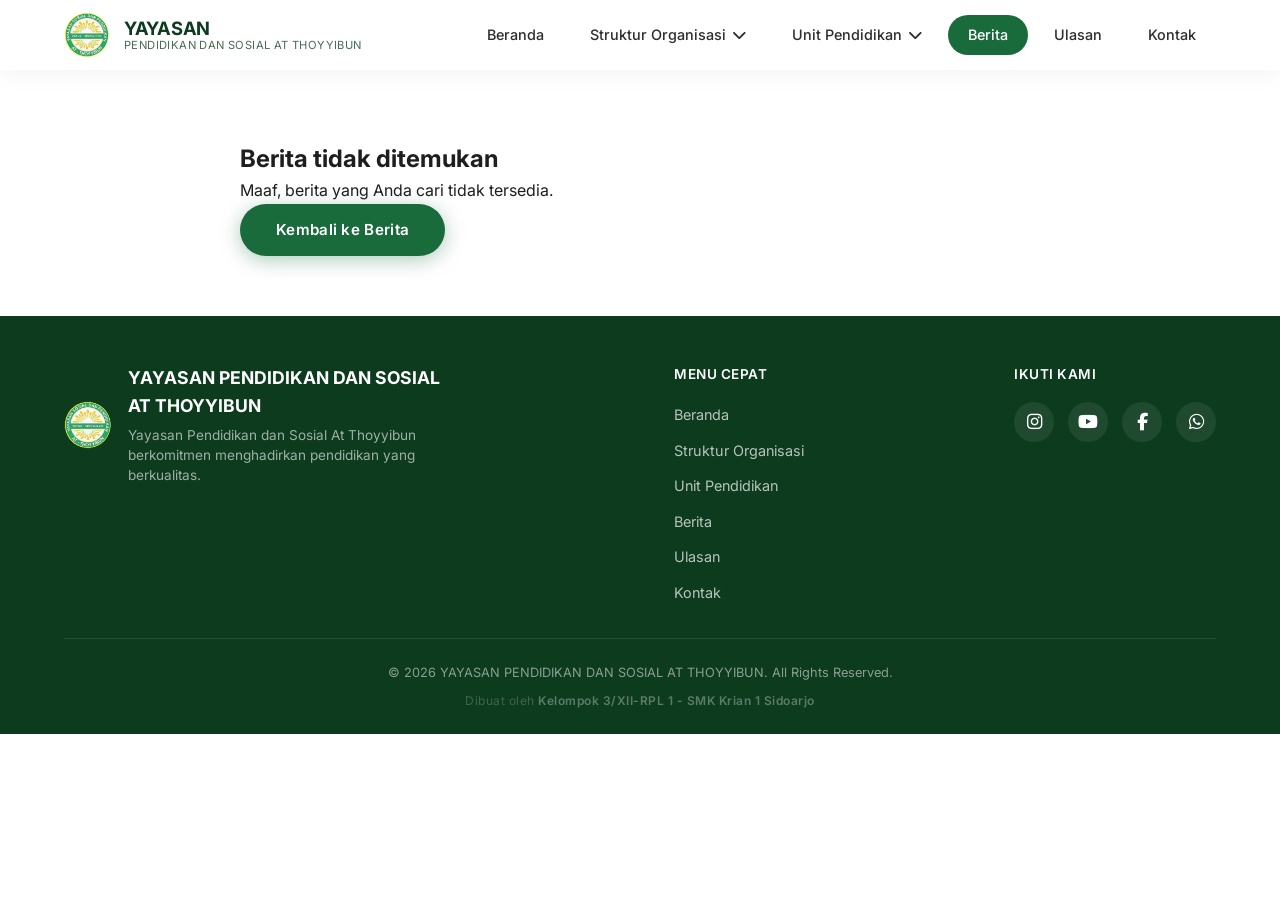
<file: detail-berita.html>
<!DOCTYPE html>
<html lang="id">
<head>
    <meta charset="UTF-8" />
    <meta name="viewport" content="width=device-width, initial-scale=1.0" />
    <title>Detail Berita - YAYASAN PENDIDIKAN DAN SOSIAL AT THOYYIBUN</title>

    <link rel="icon" type="image/png" href="assets/logo/logo-yayasan.png" />

    <!-- CSS -->
    <link rel="stylesheet" href="css/style.css" />
    <link rel="stylesheet" href="css/responsive.css" />

    <!-- Google Fonts -->
    <link rel="preconnect" href="https://fonts.googleapis.com" />
    <link rel="preconnect" href="https://fonts.gstatic.com" crossorigin />
    <link href="https://fonts.googleapis.com/css2?family=Inter:opsz,wght@14..32,300;400;500;600;700;800&family=Playfair+Display:ital,wght@0,400;0,700;1,700&display=swap" rel="stylesheet" />

    <!-- Font Awesome -->
    <link rel="stylesheet" href="https://cdnjs.cloudflare.com/ajax/libs/font-awesome/6.5.0/css/all.min.css" />
</head>
<body>

    <!-- ====================
    NAVBAR
    ==================== -->
    <nav class="navbar navbar-solid" id="navbar">
        <div class="container">
            <div class="nav-brand">
                <img src="assets/logo/logo-yayasan.png" alt="Logo Yayasan" class="logo-image" />
                <div class="brand-text">
                    YAYASAN <small>PENDIDIKAN DAN SOSIAL AT THOYYIBUN</small>
                </div>
            </div>
            <ul class="nav-links" id="navLinks">
                <li><a href="index.html">Beranda</a></li>
                
                <!-- Dropdown Struktur Organisasi -->
                <li class="dropdown">
                    <a href="#" class="dropbtn">Struktur Organisasi <i class="fas fa-chevron-down"></i></a>
                    <div class="dropdown-content dropdown-struktur" id="strukturDropdownContent">
                        <a href="struktur-organisasi.html" data-unit="pusat">Yayasan (Pusat)</a>
                        <div class="dropdown-divider"></div>
                        <a href="struktur-organisasi.html?unit=pondok" data-unit="pondok">Pondok</a>
                        <a href="struktur-organisasi.html?unit=smp" data-unit="smp">SMP</a>
                        <a href="struktur-organisasi.html?unit=ma" data-unit="ma">MA</a>
                        <a href="struktur-organisasi.html?unit=tpq" data-unit="tpq">TPQ</a>
                        <a href="struktur-organisasi.html?unit=lksa" data-unit="lksa">LKSA</a>
                    </div>
                </li>
                
                <!-- Dropdown Unit Pendidikan -->
                <li class="dropdown">
                    <a href="#" class="dropbtn">Unit Pendidikan <i class="fas fa-chevron-down"></i></a>
                    <div class="dropdown-content">
                        <a href="unit.html?unit=pondok">Pondok</a>
                        <a href="unit.html?unit=smp">SMP</a>
                        <a href="unit.html?unit=ma">MA</a>
                        <a href="unit.html?unit=tpq">TPQ</a>
                        <a href="unit.html?unit=lksa">LKSA</a>
                    </div>
                </li>

                <li><a href="berita.html" class="active">Berita</a></li>
                <li><a href="ulasan.html">Ulasan</a></li>
                <li><a href="index.html#kontak">Kontak</a></li>
            </ul>
            <button class="hamburger" id="hamburger" aria-label="Toggle menu">
                <span></span>
                <span></span>
                <span></span>
            </button>
        </div>
    </nav>

    <!-- ====================
    DETAIL BERITA (Diisi oleh berita.js)
    ==================== -->
    <section class="detail-section">
        <div class="container">
            <div class="detail-wrapper" id="detailWrapper">
                <!-- Konten akan di-render oleh JavaScript -->
            </div>
        </div>
    </section>

    <!-- ====================
    FOOTER
    ==================== -->
    <footer class="footer">
        <div class="container">
            <div class="footer-grid">
                <div class="footer-brand">
                    <img src="assets/logo/logo-yayasan.png" alt="Logo Yayasan" class="footer-logo-image" />
                    <div>
                        <h3>YAYASAN PENDIDIKAN DAN SOSIAL AT THOYYIBUN</h3>
                        <p>Yayasan Pendidikan dan Sosial At Thoyyibun berkomitmen menghadirkan pendidikan yang berkualitas.</p>
                    </div>
                </div>
                <div class="footer-links">
                    <h4>Menu Cepat</h4>
                    <ul>
                        <li><a href="index.html#beranda">Beranda</a></li>
                        <li><a href="struktur-organisasi.html">Struktur Organisasi</a></li>
                        <li><a href="unit.html?unit=pondok">Unit Pendidikan</a></li>
                        <li><a href="berita.html">Berita</a></li>
                        <li><a href="ulasan.html">Ulasan</a></li>
                        <li><a href="index.html#kontak">Kontak</a></li>
                    </ul>
                </div>
                <div class="footer-social">
                    <h4>Ikuti Kami</h4>
                    <div class="social-links">
                        <a href="#" target="_blank" aria-label="Instagram"><i class="fab fa-instagram"></i></a>
                        <a href="#" target="_blank" aria-label="YouTube"><i class="fab fa-youtube"></i></a>
                        <a href="#" target="_blank" aria-label="Facebook"><i class="fab fa-facebook-f"></i></a>
                        <a href="#" target="_blank" aria-label="WhatsApp"><i class="fab fa-whatsapp"></i></a>
                    </div>
                </div>
            </div>
            <div class="footer-bottom">
                <p>&copy; 2026 YAYASAN PENDIDIKAN DAN SOSIAL AT THOYYIBUN. All Rights Reserved.</p>
                <p class="watermark">Dibuat oleh <strong>Kelompok 3/XII-RPL 1 - SMK Krian 1 Sidoarjo</strong></p>
            </div>
        </div>
    </footer>

    <!-- JavaScript -->
    <script src="js/script.js"></script>
    <script src="js/berita.js"></script>
</body>
</html>
</file>
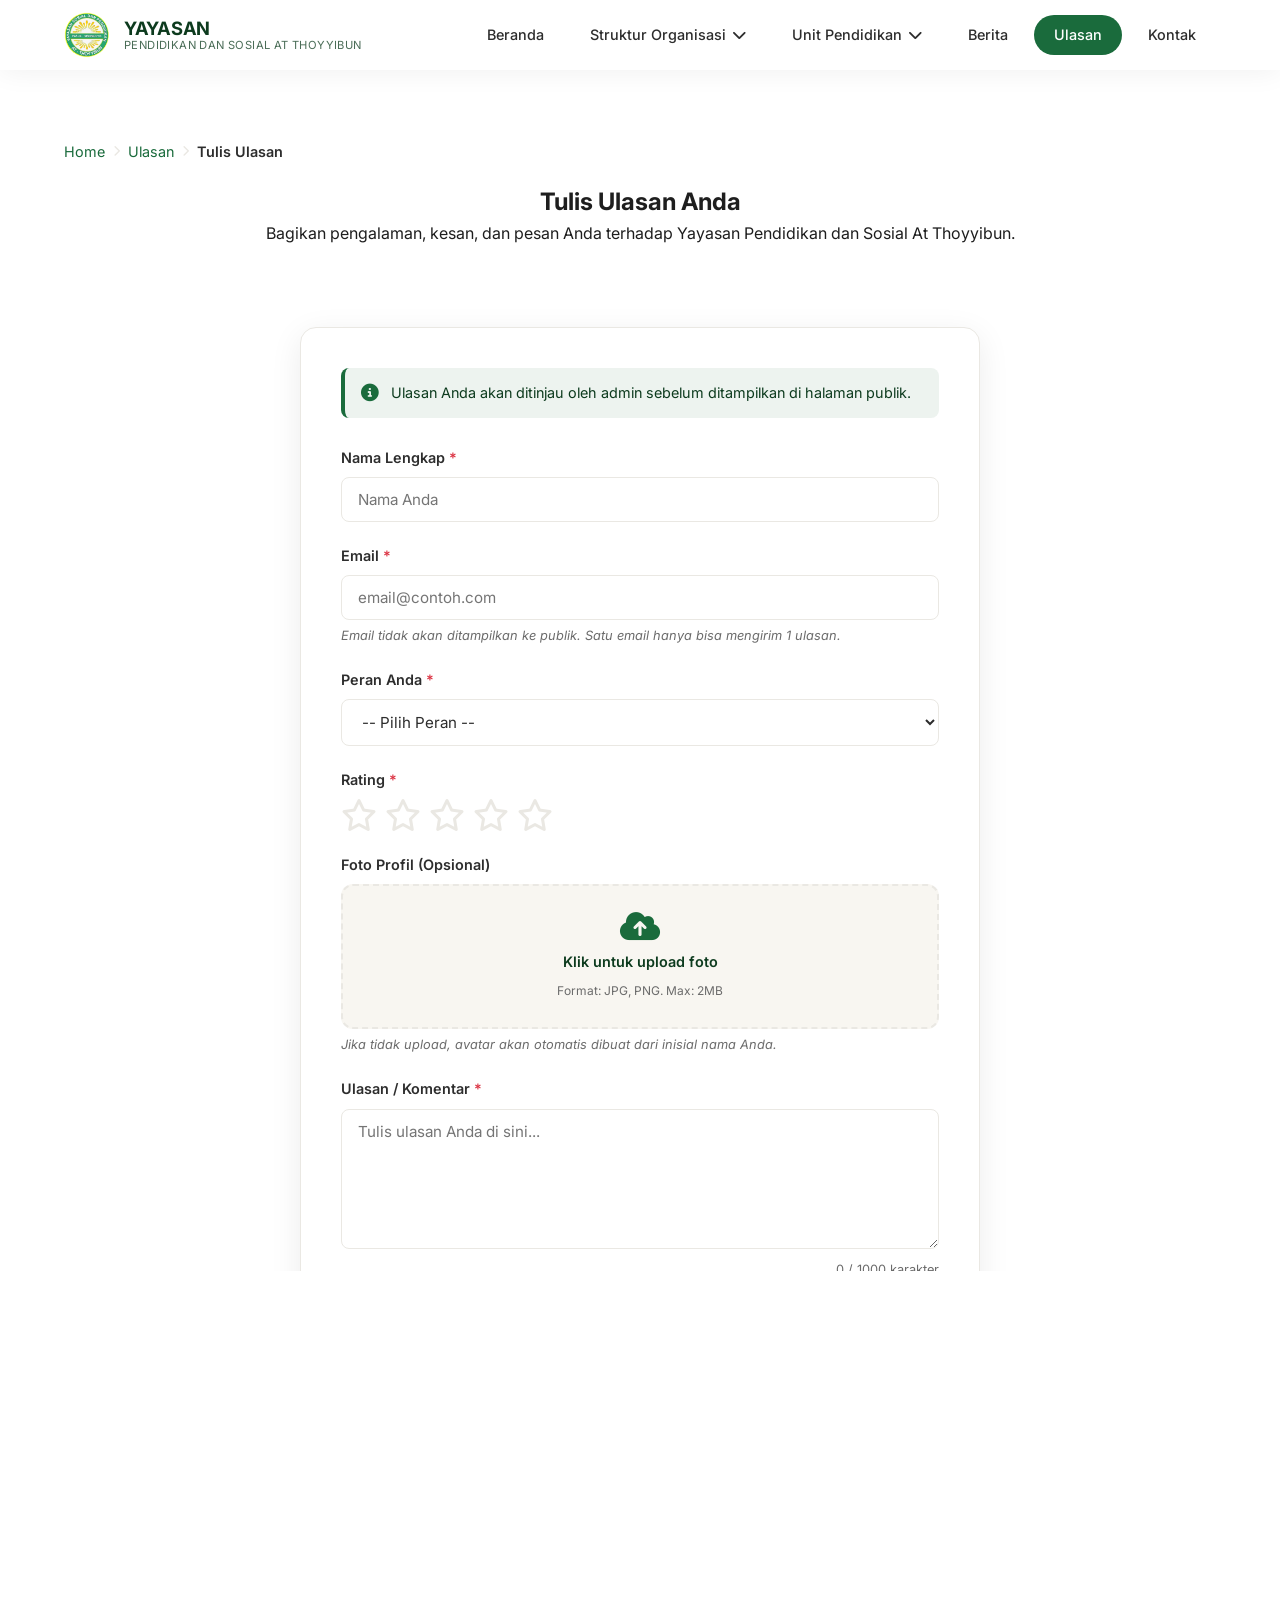
<file: tulis-ulasan.html>
<!DOCTYPE html>
<html lang="id">
<head>
    <meta charset="UTF-8" />
    <meta name="viewport" content="width=device-width, initial-scale=1.0" />
    <title>Tulis Ulasan - YAYASAN PENDIDIKAN DAN SOSIAL AT THOYYIBUN</title>

    <link rel="icon" type="image/png" href="assets/logo/logo-yayasan.png" />

    <!-- CSS -->
    <link rel="stylesheet" href="css/style.css" />
    <link rel="stylesheet" href="css/responsive.css" />
    <link rel="stylesheet" href="css/ulasan.css" />

    <!-- Google Fonts -->
    <link rel="preconnect" href="https://fonts.googleapis.com" />
    <link rel="preconnect" href="https://fonts.gstatic.com" crossorigin />
    <link href="https://fonts.googleapis.com/css2?family=Inter:opsz,wght@14..32,300;400;500;600;700;800&family=Playfair+Display:ital,wght@0,400;0,700;1,700&display=swap" rel="stylesheet" />

    <!-- Font Awesome -->
    <link rel="stylesheet" href="https://cdnjs.cloudflare.com/ajax/libs/font-awesome/6.5.0/css/all.min.css" />

    <!-- Google reCAPTCHA v2 -->
    <script src="https://www.google.com/recaptcha/api.js" async defer></script>
</head>
<body>

    <!-- ====================
    NAVBAR
    ==================== -->
    <nav class="navbar navbar-solid" id="navbar">
        <div class="container">
            <div class="nav-brand">
                <img src="assets/logo/logo-yayasan.png" alt="Logo Yayasan" class="logo-image" />
                <div class="brand-text">
                    YAYASAN <small>PENDIDIKAN DAN SOSIAL AT THOYYIBUN</small>
                </div>
            </div>
            <ul class="nav-links" id="navLinks">
                <li><a href="index.html">Beranda</a></li>
                
                <li class="dropdown">
                    <a href="#" class="dropbtn">Struktur Organisasi <i class="fas fa-chevron-down"></i></a>
                    <div class="dropdown-content dropdown-struktur" id="strukturDropdownContent">
                        <a href="struktur-organisasi.html" data-unit="pusat">Yayasan (Pusat)</a>
                        <div class="dropdown-divider"></div>
                        <a href="struktur-organisasi.html?unit=pondok" data-unit="pondok">Pondok</a>
                        <a href="struktur-organisasi.html?unit=smp" data-unit="smp">SMP</a>
                        <a href="struktur-organisasi.html?unit=ma" data-unit="ma">MA</a>
                        <a href="struktur-organisasi.html?unit=tpq" data-unit="tpq">TPQ</a>
                        <a href="struktur-organisasi.html?unit=lksa" data-unit="lksa">LKSA</a>
                    </div>
                </li>
                
                <li class="dropdown">
                    <a href="#" class="dropbtn">Unit Pendidikan <i class="fas fa-chevron-down"></i></a>
                    <div class="dropdown-content">
                        <a href="unit.html?unit=pondok">Pondok</a>
                        <a href="unit.html?unit=smp">SMP</a>
                        <a href="unit.html?unit=ma">MA</a>
                        <a href="unit.html?unit=tpq">TPQ</a>
                        <a href="unit.html?unit=lksa">LKSA</a>
                    </div>
                </li>

                <li><a href="berita.html">Berita</a></li>
                <li><a href="ulasan.html" class="active">Ulasan</a></li>
                <li><a href="index.html#kontak">Kontak</a></li>
            </ul>
            <button class="hamburger" id="hamburger" aria-label="Toggle menu">
                <span></span>
                <span></span>
                <span></span>
            </button>
        </div>
    </nav>

    <!-- ====================
    PAGE HEADER
    ==================== -->
    <section class="page-header">
        <div class="container">
            <nav class="breadcrumb" aria-label="Breadcrumb">
                <ol>
                    <li><a href="index.html#ulasan">Home</a></li>
                    <li><span class="separator"><i class="fas fa-chevron-right"></i></span></li>
                    <li><a href="ulasan.html">Ulasan</a></li>
                    <li><span class="separator"><i class="fas fa-chevron-right"></i></span></li>
                    <li aria-current="page"><span class="current">Tulis Ulasan</span></li>
                </ol>
            </nav>
            <h1>Tulis Ulasan Anda</h1>
            <p>Bagikan pengalaman, kesan, dan pesan Anda terhadap Yayasan Pendidikan dan Sosial At Thoyyibun.</p>
        </div>
    </section>

    <!-- ====================
    FORM TULIS ULASAN
    ==================== -->
    <section class="tulis-ulasan-section">
        <div class="container">
            <div class="tulis-ulasan-wrapper">
                <form id="formTulisUlasan" class="tulis-ulasan-form" novalidate>

                    <!-- Info Note: Moderasi -->
                    <div class="form-info-note">
                        <i class="fas fa-info-circle"></i>
                        <p>Ulasan Anda akan ditinjau oleh admin sebelum ditampilkan di halaman publik.</p>
                    </div>

                    <!-- Nama -->
                    <div class="form-group">
                        <label for="nama">Nama Lengkap <span class="required">*</span></label>
                        <input type="text" id="nama" name="nama" placeholder="Nama Anda" required maxlength="100" />
                        <span class="form-error" id="errorNama"></span>
                    </div>

                    <!-- Email -->
                    <div class="form-group">
                        <label for="email">Email <span class="required">*</span></label>
                        <input type="email" id="email" name="email" placeholder="email@contoh.com" required maxlength="150" />
                        <span class="form-hint">Email tidak akan ditampilkan ke publik. Satu email hanya bisa mengirim 1 ulasan.</span>
                        <span class="form-error" id="errorEmail"></span>
                    </div>

                    <!-- Peran -->
                    <div class="form-group">
                        <label for="peran">Peran Anda <span class="required">*</span></label>
                        <select id="peran" name="peran" required>
                            <option value="">-- Pilih Peran --</option>
                            <option value="Orang Tua Siswa">Orang Tua Siswa</option>
                            <option value="Murid">Murid</option>
                            <option value="Alumni">Alumni</option>
                            <option value="Masyarakat Umum">Masyarakat Umum</option>
                        </select>
                        <span class="form-error" id="errorPeran"></span>
                    </div>

                    <!-- Rating (Star) -->
                    <div class="form-group">
                        <label>Rating <span class="required">*</span></label>
                        <div class="star-rating-input" id="starRatingInput">
                            <i class="far fa-star" data-rating="1"></i>
                            <i class="far fa-star" data-rating="2"></i>
                            <i class="far fa-star" data-rating="3"></i>
                            <i class="far fa-star" data-rating="4"></i>
                            <i class="far fa-star" data-rating="5"></i>
                        </div>
                        <input type="hidden" id="rating" name="rating" value="0" />
                        <span class="form-error" id="errorRating"></span>
                    </div>

                    <!-- Foto Upload (Opsional) -->
                    <div class="form-group">
                        <label for="foto">Foto Profil (Opsional)</label>
                        <div class="upload-foto-wrapper">
                            <input type="file" id="foto" name="foto" accept="image/*" />
                            <div class="upload-preview" id="uploadPreview">
                                <div class="upload-placeholder">
                                    <i class="fas fa-cloud-upload-alt"></i>
                                    <p>Klik untuk upload foto</p>
                                    <small>Format: JPG, PNG. Max: 2MB</small>
                                </div>
                            </div>
                        </div>
                        <span class="form-hint">Jika tidak upload, avatar akan otomatis dibuat dari inisial nama Anda.</span>
                        <span class="form-error" id="errorFoto"></span>
                    </div>

                    <!-- Komentar -->
                    <div class="form-group">
                        <label for="komentar">Ulasan / Komentar <span class="required">*</span></label>
                        <textarea id="komentar" name="komentar" rows="6" placeholder="Tulis ulasan Anda di sini..." required minlength="20" maxlength="1000"></textarea>
                        <div class="char-counter">
                            <span id="charCount">0</span> / 1000 karakter
                        </div>
                        <span class="form-error" id="errorKomentar"></span>
                    </div>

                    <!-- reCAPTCHA v2 -->
                    <div class="form-group">
                        <label>Verifikasi <span class="required">*</span></label>
                        <div class="g-recaptcha" data-sitekey="6Lc_YOUR_SITE_KEY_HERE"></div>
                        <span class="form-hint">Ganti <code>6Lc_YOUR_SITE_KEY_HERE</code> dengan Site Key dari Google reCAPTCHA Anda.</span>
                        <span class="form-error" id="errorCaptcha"></span>
                    </div>

                    <!-- Submit -->
                    <div class="form-actions">
                        <a href="ulasan.html" class="btn-outline">
                            <i class="fas fa-arrow-left"></i> Batal
                        </a>
                        <button type="submit" class="btn-primary">
                            <i class="fas fa-paper-plane"></i> Kirim Ulasan
                        </button>
                    </div>
                </form>
            </div>
        </div>
    </section>

    <!-- ====================
    FOOTER
    ==================== -->
    <footer class="footer">
        <div class="container">
            <div class="footer-grid">
                <div class="footer-brand">
                    <img src="assets/logo/logo-yayasan.png" alt="Logo Yayasan" class="footer-logo-image" />
                    <div>
                        <h3>YAYASAN PENDIDIKAN DAN SOSIAL AT THOYYIBUN</h3>
                        <p>Yayasan Pendidikan dan Sosial At Thoyyibun berkomitmen menghadirkan pendidikan yang berkualitas.</p>
                    </div>
                </div>
                <div class="footer-links">
                    <h4>Menu Cepat</h4>
                    <ul>
                        <li><a href="index.html#beranda">Beranda</a></li>
                        <li><a href="struktur-organisasi.html">Struktur Organisasi</a></li>
                        <li><a href="unit.html?unit=pondok">Unit Pendidikan</a></li>
                        <li><a href="berita.html">Berita</a></li>
                        <li><a href="ulasan.html">Ulasan</a></li>
                        <li><a href="index.html#kontak">Kontak</a></li>
                    </ul>
                </div>
                <div class="footer-social">
                    <h4>Ikuti Kami</h4>
                    <div class="social-links">
                        <a href="#" target="_blank" aria-label="Instagram"><i class="fab fa-instagram"></i></a>
                        <a href="#" target="_blank" aria-label="YouTube"><i class="fab fa-youtube"></i></a>
                        <a href="#" target="_blank" aria-label="Facebook"><i class="fab fa-facebook-f"></i></a>
                        <a href="#" target="_blank" aria-label="WhatsApp"><i class="fab fa-whatsapp"></i></a>
                    </div>
                </div>
            </div>
            <div class="footer-bottom">
                <p>&copy; 2026 YAYASAN PENDIDIKAN DAN SOSIAL AT THOYYIBUN. All Rights Reserved.</p>
                <p class="watermark">Dibuat oleh <strong>Kelompok 3/XII-RPL 1 - SMK Krian 1 Sidoarjo</strong></p>
            </div>
        </div>
    </footer>

    <!-- JavaScript -->
    <script src="js/script.js"></script>
    <script src="js/ulasan.js"></script>
</body>
</html>
</file>
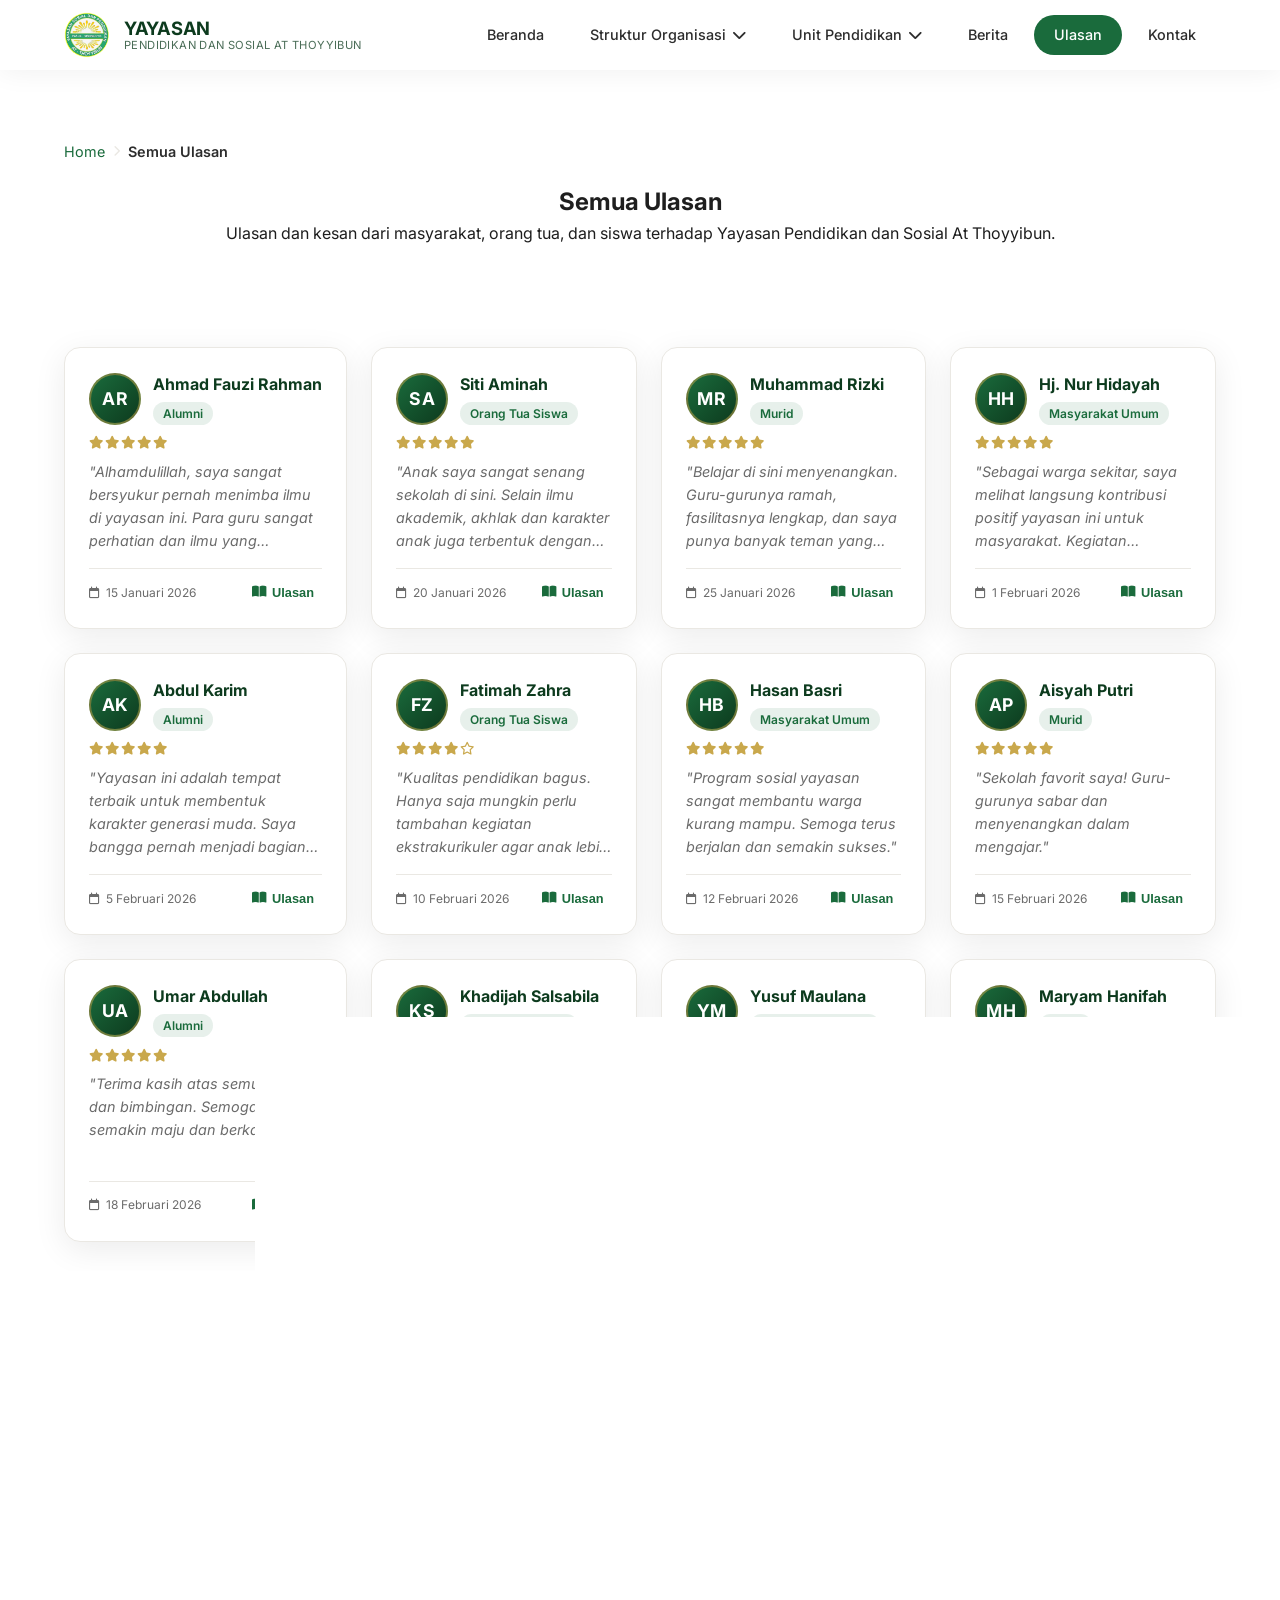
<file: ulasan.html>
<!DOCTYPE html>
<html lang="id">
<head>
    <meta charset="UTF-8" />
    <meta name="viewport" content="width=device-width, initial-scale=1.0" />
    <title>Semua Ulasan - YAYASAN PENDIDIKAN DAN SOSIAL AT THOYYIBUN</title>

    <link rel="icon" type="image/png" href="assets/logo/logo-yayasan.png" />

    <!-- CSS -->
    <link rel="stylesheet" href="css/style.css" />
    <link rel="stylesheet" href="css/responsive.css" />
    <link rel="stylesheet" href="css/ulasan.css" />

    <!-- Google Fonts -->
    <link rel="preconnect" href="https://fonts.googleapis.com" />
    <link rel="preconnect" href="https://fonts.gstatic.com" crossorigin />
    <link href="https://fonts.googleapis.com/css2?family=Inter:opsz,wght@14..32,300;400;500;600;700;800&family=Playfair+Display:ital,wght@0,400;0,700;1,700&display=swap" rel="stylesheet" />

    <!-- Font Awesome -->
    <link rel="stylesheet" href="https://cdnjs.cloudflare.com/ajax/libs/font-awesome/6.5.0/css/all.min.css" />
</head>
<body>

    <!-- ====================
    NAVBAR
    ==================== -->
    <nav class="navbar navbar-solid" id="navbar">
        <div class="container">
            <div class="nav-brand">
                <img src="assets/logo/logo-yayasan.png" alt="Logo Yayasan" class="logo-image" />
                <div class="brand-text">
                    YAYASAN <small>PENDIDIKAN DAN SOSIAL AT THOYYIBUN</small>
                </div>
            </div>
            <ul class="nav-links" id="navLinks">
                <li><a href="index.html">Beranda</a></li>
                
                <li class="dropdown">
                    <a href="#" class="dropbtn">Struktur Organisasi <i class="fas fa-chevron-down"></i></a>
                    <div class="dropdown-content dropdown-struktur" id="strukturDropdownContent">
                        <a href="struktur-organisasi.html" data-unit="pusat">Yayasan (Pusat)</a>
                        <div class="dropdown-divider"></div>
                        <a href="struktur-organisasi.html?unit=pondok" data-unit="pondok">Pondok</a>
                        <a href="struktur-organisasi.html?unit=smp" data-unit="smp">SMP</a>
                        <a href="struktur-organisasi.html?unit=ma" data-unit="ma">MA</a>
                        <a href="struktur-organisasi.html?unit=tpq" data-unit="tpq">TPQ</a>
                        <a href="struktur-organisasi.html?unit=lksa" data-unit="lksa">LKSA</a>
                    </div>
                </li>
                
                <li class="dropdown">
                    <a href="#" class="dropbtn">Unit Pendidikan <i class="fas fa-chevron-down"></i></a>
                    <div class="dropdown-content">
                        <a href="unit.html?unit=pondok">Pondok</a>
                        <a href="unit.html?unit=smp">SMP</a>
                        <a href="unit.html?unit=ma">MA</a>
                        <a href="unit.html?unit=tpq">TPQ</a>
                        <a href="unit.html?unit=lksa">LKSA</a>
                    </div>
                </li>

                <li><a href="berita.html">Berita</a></li>
                <li><a href="ulasan.html" class="active">Ulasan</a></li>
                <li><a href="index.html#kontak">Kontak</a></li>
            </ul>
            <button class="hamburger" id="hamburger" aria-label="Toggle menu">
                <span></span>
                <span></span>
                <span></span>
            </button>
        </div>
    </nav>

    <!-- ====================
    PAGE HEADER
    ==================== -->
    <section class="page-header">
        <div class="container">
            <nav class="breadcrumb" aria-label="Breadcrumb">
                <ol>
                    <li><a href="index.html#ulasan">Home</a></li>
                    <li><span class="separator"><i class="fas fa-chevron-right"></i></span></li>
                    <li aria-current="page"><span class="current">Semua Ulasan</span></li>
                </ol>
            </nav>
            <h1>Semua Ulasan</h1>
            <p>Ulasan dan kesan dari masyarakat, orang tua, dan siswa terhadap Yayasan Pendidikan dan Sosial At Thoyyibun.</p>
        </div>
    </section>

    <!-- ====================
    DAFTAR ULASAN
    ==================== -->
    <section class="ulasan-page-section">
        <div class="container">
            <div class="ulasan-grid" id="ulasanGrid">
                <!-- Card akan di-render oleh JavaScript -->
            </div>

            <!-- Pagination -->
            <div class="pagination" id="ulasanPagination">
                <!-- Tombol pagination akan di-render oleh JavaScript -->
            </div>

            <!-- CTA Tulis Ulasan -->
            <div class="ulasan-cta">
                <h3>Punya pengalaman atau kesan?</h3>
                <p>Bagikan ulasan Anda tentang Yayasan Pendidikan dan Sosial At Thoyyibun.</p>
                <a href="tulis-ulasan.html" class="btn-primary">
                    <i class="fas fa-pen"></i> Tulis Ulasan
                </a>
            </div>
        </div>
    </section>

    <!-- ====================
    MODAL POPUP DETAIL ULASAN
    ==================== -->
    <div class="ulasan-modal-overlay" id="ulasanModalOverlay">
        <div class="ulasan-modal" id="ulasanModal">
            <button class="ulasan-modal-close" id="ulasanModalClose" aria-label="Tutup">
                <i class="fas fa-times"></i>
            </button>
            <div class="ulasan-modal-content" id="ulasanModalContent">
                <!-- Diisi oleh JavaScript -->
            </div>
        </div>
    </div>

    <!-- ====================
    FOOTER
    ==================== -->
    <footer class="footer">
        <div class="container">
            <div class="footer-grid">
                <div class="footer-brand">
                    <img src="assets/logo/logo-yayasan.png" alt="Logo Yayasan" class="footer-logo-image" />
                    <div>
                        <h3>YAYASAN PENDIDIKAN DAN SOSIAL AT THOYYIBUN</h3>
                        <p>Yayasan Pendidikan dan Sosial At Thoyyibun berkomitmen menghadirkan pendidikan yang berkualitas.</p>
                    </div>
                </div>
                <div class="footer-links">
                    <h4>Menu Cepat</h4>
                    <ul>
                        <li><a href="index.html#beranda">Beranda</a></li>
                        <li><a href="struktur-organisasi.html">Struktur Organisasi</a></li>
                        <li><a href="unit.html?unit=pondok">Unit Pendidikan</a></li>
                        <li><a href="berita.html">Berita</a></li>
                        <li><a href="ulasan.html">Ulasan</a></li>
                        <li><a href="index.html#kontak">Kontak</a></li>
                    </ul>
                </div>
                <div class="footer-social">
                    <h4>Ikuti Kami</h4>
                    <div class="social-links">
                        <a href="#" target="_blank" aria-label="Instagram"><i class="fab fa-instagram"></i></a>
                        <a href="#" target="_blank" aria-label="YouTube"><i class="fab fa-youtube"></i></a>
                        <a href="#" target="_blank" aria-label="Facebook"><i class="fab fa-facebook-f"></i></a>
                        <a href="#" target="_blank" aria-label="WhatsApp"><i class="fab fa-whatsapp"></i></a>
                    </div>
                </div>
            </div>
            <div class="footer-bottom">
                <p>&copy; 2026 YAYASAN PENDIDIKAN DAN SOSIAL AT THOYYIBUN. All Rights Reserved.</p>
                <p class="watermark">Dibuat oleh <strong>Kelompok 3/XII-RPL 1 - SMK Krian 1 Sidoarjo</strong></p>
            </div>
        </div>
    </footer>

    <!-- JavaScript -->
    <script src="js/script.js"></script>
    <script src="js/ulasan.js"></script>
</body>
</html>
</file>
<file: css/style.css>
/* ============================================
   RESET & BASE
   ============================================ */
*,
*::before,
*::after {
    margin: 0;
    padding: 0;
    box-sizing: border-box;
}

html {
    scroll-behavior: smooth;
}

body {
    font-family: 'Inter', sans-serif;
    color: #1e1e1e;
    background: #ffffff;
    line-height: 1.6;
    overflow-x: hidden;
}

img {
    max-width: 100%;
    display: block;
}

a {
    text-decoration: none;
    color: inherit;
}

ul {
    list-style: none;
}

.container {
    max-width: 1200px;
    margin: 0 auto;
    padding: 0 24px;
}

/* ============================================
   CSS VARIABLES (DESIGN SYSTEM)
   ============================================ */
:root {
    --dark-green: #0d3b1e;
    --emerald: #1a6b3c;
    --emerald-light: #2d8a4e;
    --gold: #c9a84c;
    --gold-light: #e0c66a;
    --white: #ffffff;
    --off-white: #f8f6f1;
    --gray-dark: #2d2d2d;
    --gray-medium: #6b6b6b;
    --gray-light: #eae8e3;
    --shadow: 0 8px 32px rgba(0, 0, 0, 0.08);
    --shadow-hover: 0 16px 48px rgba(0, 0, 0, 0.14);
    --radius: 16px;
    --transition: 0.35s cubic-bezier(0.4, 0, 0.2, 1);
}

/* ============================================
   NAVBAR
   ============================================ */
.navbar {
    position: fixed;
    top: 0;
    left: 0;
    right: 0;
    z-index: 999;
    padding: 20px 0;
    transition: background-color 0.4s cubic-bezier(0.4, 0, 0.2, 1),
                box-shadow 0.4s cubic-bezier(0.4, 0, 0.2, 1),
                padding 0.4s cubic-bezier(0.4, 0, 0.2, 1);
    background: transparent;
    will-change: background-color, box-shadow, padding;
}

.navbar .container {
    display: flex;
    align-items: center;
    justify-content: space-between;
}

.nav-brand {
    display: flex;
    align-items: center;
    gap: 14px;
}

.logo-image {
    width: 46px;
    height: 46px;
    object-fit: contain;
    display: block;
    flex-shrink: 0;
    border-radius: 14px;
}

.brand-text {
    font-weight: 700;
    font-size: 1.15rem;
    color: var(--white);
    transition: var(--transition);
    letter-spacing: -0.3px;
    line-height: 1.2;
}

.brand-text small {
    display: block;
    font-weight: 400;
    font-size: 0.7rem;
    opacity: 0.75;
    letter-spacing: 0.4px;
}

.navbar.scrolled {
    background: rgba(255, 255, 255, 0.94);
    backdrop-filter: blur(14px);
    -webkit-backdrop-filter: blur(14px);
    box-shadow: 0 2px 28px rgba(0, 0, 0, 0.06);
    padding: 12px 0;
}

.navbar.scrolled .brand-text {
    color: var(--dark-green);
}

.nav-links {
    display: flex;
    align-items: center;
    gap: 6px;
}

.nav-links > li {
    position: relative;
    list-style: none;
}

.nav-links > li > a {
    padding: 8px 20px;
    font-weight: 500;
    font-size: 0.9rem;
    color: rgba(255, 255, 255, 0.85);
    border-radius: 50px;
    transition: var(--transition);
    white-space: nowrap;
    display: flex;
    align-items: center;
    gap: 6px;
}

.nav-links a:hover,
.nav-links a.active {
    color: var(--white);
    background: rgba(255, 255, 255, 0.15);
}

.navbar.scrolled .nav-links > li > a {
    color: var(--gray-dark);
}

.navbar.scrolled .nav-links > li > a:hover,
.navbar.scrolled .nav-links > li > a.active {
    color: var(--white);
    background: var(--emerald);
}

/* Dropdown - Smooth */
.dropdown-content {
    position: absolute;
    top: 100%;
    left: 0;
    background: var(--white);
    min-width: 220px;
    box-shadow: var(--shadow);
    border-radius: 8px;
    overflow: hidden;
    z-index: 100;
    padding: 8px 0;
    opacity: 0;
    visibility: hidden;
    transform: translateY(-8px) scale(0.98);
    transform-origin: top center;
    transition:
        opacity 0.35s cubic-bezier(0.4, 0, 0.2, 1),
        transform 0.35s cubic-bezier(0.4, 0, 0.2, 1),
        visibility 0.35s;
    pointer-events: none;
}

.dropdown:hover .dropdown-content,
.dropdown.open .dropdown-content {
    opacity: 1;
    visibility: visible;
    transform: translateY(0) scale(1);
    pointer-events: auto;
}

.dropdown-content a {
    display: block;
    padding: 10px 20px;
    color: var(--gray-dark) !important;
    font-size: 0.85rem;
    background: transparent !important;
}

.dropdown-content a:hover {
    background: rgba(26, 107, 60, 0.08) !important;
    color: var(--emerald) !important;
}

/* Chevron Rotation - Smooth */
.dropbtn i.fa-chevron-down {
    display: inline-block;
    transition: transform 0.4s cubic-bezier(0.4, 0, 0.2, 1);
    will-change: transform;
    transform-origin: center;
}

.dropdown:hover .dropbtn i.fa-chevron-down,
.dropdown.open .dropbtn i.fa-chevron-down {
    transform: rotate(180deg);
}

/* Hamburger */
.hamburger {
    display: none;
    flex-direction: column;
    gap: 5px;
    cursor: pointer;
    padding: 6px;
    background: none;
    border: none;
    z-index: 1000;
}

.hamburger span {
    display: block;
    width: 28px;
    height: 3px;
    background: var(--white);
    border-radius: 4px;
    transition: var(--transition);
    transform-origin: center;
}

.navbar.scrolled .hamburger span {
    background: var(--dark-green);
}

.navbar-solid .hamburger span {
    background: var(--dark-green);
}

.hamburger.active span:nth-child(1) {
    transform: rotate(45deg) translate(6px, 6px);
}
.hamburger.active span:nth-child(2) {
    opacity: 0;
}
.hamburger.active span:nth-child(3) {
    transform: rotate(-45deg) translate(6px, -6px);
}

/* ============================================
   NAVBAR SOLID (untuk halaman berita & detail)
   ============================================ */
.navbar-solid {
    background: var(--white) !important;
    box-shadow: 0 2px 28px rgba(0, 0, 0, 0.06);
    padding: 12px 0;
}

.navbar-solid .brand-text {
    color: var(--dark-green) !important;
}

.navbar-solid .nav-links > li > a {
    color: var(--gray-dark) !important;
}

.navbar-solid .nav-links > li > a:hover,
.navbar-solid .nav-links > li > a.active {
    color: var(--white) !important;
    background: var(--emerald) !important;
}

/* ============================================
   HERO / CAROUSEL
   ============================================ */
.hero {
    position: relative;
    height: 100vh;
    min-height: 600px;
    overflow: hidden;
}

.carousel {
    position: relative;
    width: 100%;
    height: 100%;
    min-height: 600px; 
}

.carousel-slides {
    position: relative;
    width: 100%;
    height: 100%;
}

.carousel-slide {
    position: absolute;
    inset: 0;
    opacity: 0;
    transition: opacity 1.2s ease-in-out;
    will-change: opacity;
}

.carousel-slide.active {
    opacity: 1;
}

.hero-slide-image {
    width: 100%;
    height: 100%;
    object-fit: cover;
    display: block;
}

.carousel-slide::after {
    content: '';
    position: absolute;
    inset: 0;
    background: linear-gradient(135deg, rgba(0, 0, 0, 0.55) 0%, rgba(0, 0, 0, 0.20) 100%);
    pointer-events: none;
    z-index: 1;
}

.slide-content {
    position: absolute;
    inset: 0;
    z-index: 10;
    display: flex;
    flex-direction: column;
    justify-content: center;
    align-items: flex-start;
    padding: 0 24px;
    max-width: 720px;
    margin: 0 auto;
    text-align: left;
}

.slide-content .badge {
    display: inline-block;
    background: rgba(201, 168, 76, 0.20);
    backdrop-filter: blur(4px);
    -webkit-backdrop-filter: blur(4px);
    padding: 6px 22px;
    border-radius: 50px;
    color: var(--gold-light);
    font-weight: 500;
    font-size: 0.8rem;
    letter-spacing: 1px;
    text-transform: uppercase;
    margin-bottom: 20px;
    border: 1px solid rgba(201, 168, 76, 0.20);
}

.slide-content h1 {
    font-size: 3.8rem;
    font-weight: 600;
    color: var(--white);
    line-height: 1.1;
    margin-bottom: 16px;
    letter-spacing: -1px;
}

.slide-content h1 span {
    color: var(--gold-light);
}

.slide-content p {
    font-size: 1.2rem;
    color: rgba(255, 255, 255, 0.85);
    max-width: 520px;
    line-height: 1.7;
    margin-bottom: 32px;
}

.btn-primary {
    display: inline-block;
    background: var(--emerald);
    color: var(--white);
    padding: 14px 36px;
    border-radius: 50px;
    font-weight: 600;
    font-size: 0.95rem;
    letter-spacing: 0.3px;
    transition: var(--transition);
    border: none;
    cursor: pointer;
    box-shadow: 0 4px 20px rgba(26, 107, 60, 0.35);
}

.btn-primary:hover {
    background: var(--dark-green);
    transform: translateY(-3px);
    box-shadow: 0 8px 32px rgba(13, 59, 30, 0.40);
}

.btn-outline {
    display: inline-block;
    background: transparent;
    color: var(--dark-green);
    padding: 14px 36px;
    border-radius: 50px;
    font-weight: 600;
    font-size: 0.95rem;
    letter-spacing: 0.3px;
    border: 2px solid var(--emerald);
    transition: var(--transition);
    cursor: pointer;
}

.btn-outline:hover {
    background: var(--emerald);
    color: var(--white);
    transform: translateY(-3px);
}

.carousel-btn {
    position: absolute;
    top: 50%;
    transform: translateY(-50%);
    z-index: 20;
    background: rgba(255, 255, 255, 0.15);
    backdrop-filter: blur(6px);
    border: 1px solid rgba(255, 255, 255, 0.20);
    color: var(--white);
    width: 48px;
    height: 48px;
    border-radius: 50%;
    display: flex;
    align-items: center;
    justify-content: center;
    font-size: 1.2rem;
    cursor: pointer;
    transition: var(--transition);
}

.carousel-btn:hover {
    background: rgba(255, 255, 255, 0.30);
    transform: translateY(-50%) scale(1.05);
}

.carousel-btn.prev { left: 24px; }
.carousel-btn.next { right: 24px; }

.carousel-dots {
    position: absolute;
    bottom: 32px;
    left: 50%;
    transform: translateX(-50%);
    z-index: 20;
    display: flex;
    gap: 12px;
}

.carousel-dots .dot {
    width: 12px;
    height: 12px;
    border-radius: 50%;
    background: rgba(255, 255, 255, 0.35);
    border: none;
    cursor: pointer;
    transition: var(--transition);
}

.carousel-dots .dot.active {
    background: var(--gold);
    transform: scale(1.2);
    box-shadow: 0 0 12px rgba(201, 168, 76, 0.40);
}

/* ============================================
   UNIT PENDIDIKAN (5 LOGO)
   ============================================ */
.units-section {
    padding: 100px 0;
    background: var(--off-white);
}

.units-logo-grid {
    display: flex;
    justify-content: space-around;
    flex-wrap: wrap;
    gap: 30px;
    margin-top: 40px;
}

.unit-logo-item {
    display: block;
    background: var(--white);
    border-radius: var(--radius);
    padding: 30px;
    text-align: center;
    box-shadow: var(--shadow);
    transition: var(--transition);
    width: 180px;
    color: inherit;
    text-decoration: none;
    cursor: pointer;
}

.unit-logo-item:hover {
    transform: translateY(-5px);
    box-shadow: var(--shadow-hover);
}

.unit-logo-item img {
    width: 80px;
    height: 80px;
    object-fit: contain;
    margin: 0 auto 15px;
}

.unit-logo-item h4 {
    font-size: 1rem;
    font-weight: 700;
    color: var(--dark-green);
}

/* ============================================
   SAMBUTAN KETUA YAYASAN
   ============================================ */
.profile-section {
    padding: 100px 0;
    background: var(--white);
}

.profile-grid {
    display: grid;
    grid-template-columns: 1fr 1fr;
    gap: 60px;
    align-items: center;
}

.profile-image img {
    width: 100%;
    max-width: 400px;
    height: auto;
    aspect-ratio: 4 / 5;
    object-fit: cover;
    border-radius: var(--radius);
    box-shadow: var(--shadow-hover);
    border: 4px solid var(--white);
    transition: var(--transition);
    margin: 0 auto;
}

.profile-content h2 {
    font-size: 2.6rem;
    font-weight: 700;
    line-height: 1.2;
    color: var(--dark-green);
    margin-bottom: 20px;
}

.profile-content h2 span {
    color: var(--gold);
}

.profile-content .sambutan {
    font-size: 1.05rem;
    color: var(--gray-medium);
    line-height: 1.8;
    margin-bottom: 28px;
}

.profile-author {
    border-top: 3px solid var(--gold);
    padding-top: 20px;
    max-width: 320px;
    margin-bottom: 24px;
}

.profile-author h3 {
    font-size: 1.3rem;
    font-weight: 700;
    color: var(--dark-green);
    margin-bottom: 4px;
}

.profile-author p {
    font-size: 0.95rem;
    color: var(--gray-medium);
    font-weight: 500;
}

/* ============================================
   VISI & MISI
   ============================================ */
.vision-section {
    padding: 100px 0;
    background: var(--white);
}

.section-head {
    margin-bottom: 56px;
    text-align: center;
}

.section-tag {
    display: inline-block;
    font-size: 0.8rem;
    font-weight: 600;
    letter-spacing: 1.5px;
    text-transform: uppercase;
    color: var(--emerald);
    background: rgba(26, 107, 60, 0.10);
    padding: 6px 18px;
    border-radius: 50px;
    margin-bottom: 16px;
}

.section-title {
    font-size: 2.6rem;
    font-weight: 700;
    line-height: 1.2;
    color: var(--dark-green);
    margin-bottom: 12px;
}

.section-title span {
    color: var(--gold);
}

.section-sub {
    font-size: 1.1rem;
    color: var(--gray-medium);
    max-width: 580px;
    line-height: 1.7;
    margin: 0 auto;
}

.vision-grid {
    display: grid;
    grid-template-columns: 1fr 1.2fr;
    gap: 48px;
    align-items: stretch;
    margin-top: 40px;
}

.vision-card {
    background: var(--off-white);
    border-radius: var(--radius);
    padding: 48px 40px;
    border-left: 6px solid var(--gold);
    box-shadow: var(--shadow);
    display: flex;
    flex-direction: column;
    justify-content: center;
}

.vision-label {
    font-size: 0.75rem;
    font-weight: 700;
    letter-spacing: 2px;
    text-transform: uppercase;
    color: var(--gold);
    margin-bottom: 12px;
}

.vision-card blockquote {
    font-size: 1.35rem;
    font-weight: 500;
    line-height: 1.8;
    color: var(--gray-dark);
    font-style: italic;
    margin: 0;
}

.mission-grid {
    display: grid;
    grid-template-columns: 1fr 1fr;
    gap: 24px;
}

.mission-item {
    background: var(--white);
    border-radius: var(--radius);
    padding: 28px 24px;
    box-shadow: var(--shadow);
    border: 1px solid var(--gray-light);
    transition: var(--transition);
}

.mission-item:hover {
    transform: translateY(-4px);
    box-shadow: var(--shadow-hover);
}

.mission-number {
    font-size: 2rem;
    font-weight: 800;
    color: var(--gold);
    opacity: 0.3;
    line-height: 1;
    margin-bottom: 8px;
}

.mission-item h4 {
    font-size: 1rem;
    font-weight: 700;
    color: var(--dark-green);
    margin-bottom: 8px;
}

.mission-item p {
    font-size: 0.9rem;
    color: var(--gray-medium);
    line-height: 1.6;
    margin: 0;
}

/* ============================================
   VIDEO PROFILE (TAMBAHAN DI HALAMAN UTAMA)
   ============================================ */
.video-profile-section {
    padding: 100px 0;
    background: var(--off-white);
}

.video-wrapper {
    max-width: 800px;
    margin: 0 auto;
    border-radius: var(--radius);
    overflow: hidden;
    box-shadow: var(--shadow);
    background: #000;
}

.video-wrapper iframe {
    width: 100%;
    aspect-ratio: 16 / 9;
    display: block;
    border: none;
}

/* Responsif untuk video */
@media (max-width: 768px) {
    .video-profile-section {
        padding: 60px 0;
    }
}

/* ============================================
   BERITA (HIGHLIGHT & TERBARU)
   ============================================ */
.news-highlight-section {
    padding: 100px 0;
    background: var(--off-white);
}

.news-highlight-section .section-head,
.news-section .section-head {
    margin-bottom: 56px;
}

.news-grid-highlight {
    display: grid;
    grid-template-columns: repeat(3, 1fr);
    gap: 32px;
}

.news-section {
    padding: 100px 0;
    background: var(--white);
}

.news-grid {
    display: grid;
    grid-template-columns: repeat(3, 1fr);
    gap: 32px;
}

.news-card {
    background: var(--white);
    border-radius: var(--radius);
    overflow: hidden;
    box-shadow: var(--shadow);
    transition: var(--transition);
    display: flex;
    flex-direction: column;
    border: 1px solid var(--gray-light);
}

.news-card:hover {
    transform: translateY(-8px);
    box-shadow: var(--shadow-hover);
    border-color: var(--emerald-light);
}

.news-card-image {
    overflow: hidden;
    height: 200px;
    flex-shrink: 0;
}

.news-card-image img {
    width: 100%;
    height: 100%;
    object-fit: cover;
    transition: var(--transition);
}

.news-card:hover .news-card-image img {
    transform: scale(1.05);
}

.news-card-content {
    padding: 24px 24px 28px;
    flex: 1;
    display: flex;
    flex-direction: column;
}

.news-meta {
    display: flex;
    justify-content: space-between;
    align-items: center;
    font-size: 0.75rem;
    font-weight: 600;
    text-transform: uppercase;
    letter-spacing: 0.5px;
    margin-bottom: 10px;
    color: var(--gray-medium);
}

.news-category {
    color: var(--emerald);
    background: rgba(26, 107, 60, 0.08);
    padding: 2px 12px;
    border-radius: 50px;
}

.news-date {
    color: var(--gray-medium);
}

.news-card-content h3 {
    font-size: 1.1rem;
    font-weight: 700;
    color: var(--dark-green);
    margin-bottom: 10px;
    line-height: 1.3;
}

.news-card-content p {
    font-size: 0.9rem;
    color: var(--gray-medium);
    line-height: 1.6;
    margin-bottom: 16px;
    flex: 1;
}

.btn-news {
    display: inline-flex;
    align-items: center;
    gap: 10px;
    align-self: flex-start;
    background: transparent;
    color: var(--emerald);
    font-weight: 600;
    font-size: 0.85rem;
    padding: 8px 0;
    border-bottom: 2px solid var(--emerald);
    transition: var(--transition);
    cursor: pointer;
}

.btn-news:hover {
    color: var(--dark-green);
    border-bottom-color: var(--gold);
    gap: 14px;
}

.news-footer {
    text-align: center;
    margin-top: 48px;
}

.news-footer .btn-primary {
    padding: 14px 48px;
}

/* ============================================
   BREADCRUMB (TAMBAHAN BARU)
   ============================================ */
.breadcrumb {
    margin-bottom: 20px;
    font-size: 0.9rem;
    color: var(--gray-medium);
}

.breadcrumb ol {
    display: flex;
    align-items: center;
    list-style: none;
    padding: 0;
    margin: 0;
    gap: 8px;
    flex-wrap: wrap;
}

.breadcrumb li {
    display: flex;
    align-items: center;
    gap: 8px;
}

.breadcrumb a {
    color: var(--emerald);
    text-decoration: none;
    transition: var(--transition);
}

.breadcrumb a:hover {
    color: var(--dark-green);
}

.breadcrumb .separator {
    color: var(--gray-light);
    font-size: 0.7rem;
}

.breadcrumb .current {
    color: var(--gray-dark);
    font-weight: 600;
}

/* ============================================
   PAGE HEADER (TAMBAHAN UNTUK DESKTOP)
   ============================================ */
.page-header {
    padding-top: 140px;
    padding-bottom: 40px;
    text-align: center;
}

/* ============================================
   PAGINATION (TAMBAHAN BARU)
   ============================================ */
.pagination {
    display: flex;
    justify-content: center;
    align-items: center;
    gap: 10px;
    margin-top: 48px;
    margin-bottom: 60px;
    flex-wrap: wrap;
}

.page-btn {
    display: inline-flex;
    align-items: center;
    justify-content: center;
    min-width: 44px;
    height: 44px;
    padding: 0 12px;
    border: 2px solid var(--gray-light);
    border-radius: 8px;
    background: var(--white);
    color: var(--gray-dark);
    font-weight: 600;
    font-size: 0.95rem;
    cursor: pointer;
    transition: var(--transition);
}

.page-btn:hover {
    background: var(--emerald);
    color: var(--white);
    border-color: var(--emerald);
    transform: translateY(-2px);
    box-shadow: 0 4px 16px rgba(26, 107, 60, 0.25);
}

.page-btn.active {
    background: var(--emerald);
    color: var(--white);
    border-color: var(--emerald);
    box-shadow: 0 4px 16px rgba(26, 107, 60, 0.30);
}

.page-btn:disabled {
    opacity: 0.4;
    cursor: not-allowed;
}

.page-btn:disabled:hover {
    background: var(--white);
    color: var(--gray-dark);
    border-color: var(--gray-light);
    transform: none;
    box-shadow: none;
}

.page-btn.prev-btn i,
.page-btn.next-btn i {
    font-size: 0.8rem;
}

.page-dots {
    display: inline-flex;
    align-items: center;
    justify-content: center;
    min-width: 40px;
    height: 44px;
    color: var(--gray-medium);
    font-size: 1.2rem;
}

/* ============================================
   TESTIMONI (FLOATING GLASS CAROUSEL)
   ============================================ */
.testimoni-section {
    padding: 100px 0;
    background: linear-gradient(135deg, #e8f5ec 0%, #f8f6f1 40%, #e0ebe3 100%);
    position: relative;
    overflow: hidden;
}

.testimoni-section::before {
    content: '';
    position: absolute;
    top: -10%;
    left: -5%;
    width: 400px;
    height: 400px;
    border-radius: 50%;
    background: radial-gradient(circle, rgba(201, 168, 76, 0.18), transparent 70%);
    pointer-events: none;
    z-index: 0;
}

.testimoni-section::after {
    content: '';
    position: absolute;
    bottom: -10%;
    right: -5%;
    width: 500px;
    height: 500px;
    border-radius: 50%;
    background: radial-gradient(circle, rgba(26, 107, 60, 0.12), transparent 70%);
    pointer-events: none;
    z-index: 0;
}

.testimoni-section .container {
    position: relative;
    z-index: 1;
}

.testimoni-carousel {
    position: relative;
    overflow: hidden;
    padding: 40px 0;
    margin-top: 40px;
    -webkit-mask-image: linear-gradient(90deg, transparent 0%, #000 8%, #000 92%, transparent 100%);
    mask-image: linear-gradient(90deg, transparent 0%, #000 8%, #000 92%, transparent 100%);
}

.testimoni-track {
    display: flex;
    gap: 24px;
    transition: transform 0.9s cubic-bezier(0.65, 0, 0.35, 1);
    will-change: transform;
    transform: translateX(0);
}

.testimoni-item {
    flex: 0 0 80%;
    display: flex;
    align-items: stretch;
    opacity: 0.55;
    transition: opacity 0.6s ease;
}

.testimoni-item.active {
    opacity: 1;
}

.testimoni-card {
    flex: 1;
    display: flex;
    flex-direction: column;
    align-items: center;
    justify-content: center;
    padding: 48px 40px;
    border-radius: 24px;
    text-align: center;
    position: relative;
    overflow: hidden;
    background: rgba(255, 255, 255, 0.45);
    backdrop-filter: blur(18px) saturate(140%);
    -webkit-backdrop-filter: blur(18px) saturate(140%);
    border: 1px solid rgba(255, 255, 255, 0.7);
    box-shadow:
        0 8px 32px rgba(13, 59, 30, 0.10),
        0 2px 6px rgba(13, 59, 30, 0.04),
        inset 0 1px 0 rgba(255, 255, 255, 0.85);
    animation: floatCard 4.5s ease-in-out infinite;
}

.testimoni-card::before {
    content: '';
    position: absolute;
    top: 0;
    left: 0;
    right: 0;
    height: 50%;
    background: linear-gradient(180deg, rgba(255, 255, 255, 0.55), transparent);
    pointer-events: none;
    z-index: 0;
}

.testimoni-card > * {
    position: relative;
    z-index: 1;
}

@keyframes floatCard {
    0%, 100% {
        transform: translateY(0);
    }
    50% {
        transform: translateY(-12px);
    }
}

.testimoni-item:nth-child(1) .testimoni-card { animation-delay: 0s; }
.testimoni-item:nth-child(2) .testimoni-card { animation-delay: 0.4s; }
.testimoni-item:nth-child(3) .testimoni-card { animation-delay: 0.8s; }
.testimoni-item:nth-child(4) .testimoni-card { animation-delay: 1.2s; }
.testimoni-item:nth-child(5) .testimoni-card { animation-delay: 1.6s; }

.testimoni-card img {
    width: 84px;
    height: 84px;
    border-radius: 50%;
    object-fit: cover;
    margin: 0 auto 16px;
    border: 3px solid rgba(201, 168, 76, 0.75);
    box-shadow: 0 6px 18px rgba(201, 168, 76, 0.30);
}

.testimoni-card h4 {
    font-size: 1.2rem;
    font-weight: 700;
    color: var(--dark-green);
    margin-bottom: 4px;
}

.testimoni-card > span {
    display: block;
    font-size: 0.85rem;
    color: var(--gold);
    font-weight: 600;
    margin-bottom: 16px;
}

.testimoni-card p {
    font-size: 1rem;
    color: var(--gray-medium);
    line-height: 1.8;
    font-style: italic;
    max-width: 520px;
    margin: 0 auto;
}

@media (max-width: 768px) {
    .testimoni-item {
        flex: 0 0 85%;
    }
    .testimoni-card {
        padding: 36px 24px;
    }
    .testimoni-card p {
        font-size: 0.95rem;
    }
}

@media (max-width: 576px) {
    .testimoni-item {
        flex: 0 0 90%;
    }
    .testimoni-card {
        padding: 32px 20px;
        border-radius: 20px;
    }
    .testimoni-card img {
        width: 68px;
        height: 68px;
    }
    .testimoni-card h4 {
        font-size: 1.05rem;
    }
    .testimoni-card p {
        font-size: 0.9rem;
    }
}

/* ============================================
   KONTAK & PETA
   ============================================ */
.contact-section {
    padding: 100px 0 80px;
    background: var(--white);
}

.contact-grid {
    display: grid;
    grid-template-columns: 1fr 1.2fr;
    gap: 60px;
    margin-top: 40px;
}

.contact-info {
    display: flex;
    flex-direction: column;
    gap: 28px;
}

.info-item {
    display: flex;
    align-items: flex-start;
    gap: 18px;
}

.info-icon {
    flex-shrink: 0;
    width: 48px;
    height: 48px;
    background: rgba(26, 107, 60, 0.10);
    border-radius: 12px;
    display: flex;
    align-items: center;
    justify-content: center;
    color: var(--emerald);
    font-size: 1.2rem;
    transition: var(--transition);
}

.info-item:hover .info-icon {
    background: var(--emerald);
    color: var(--white);
}

.info-item h4 {
    font-size: 0.9rem;
    font-weight: 600;
    color: var(--gray-dark);
    margin-bottom: 4px;
}

.info-item p, .info-item a {
    font-size: 0.95rem;
    color: var(--gray-medium);
    line-height: 1.5;
}

.info-item.social .social-links {
    display: flex;
    gap: 16px;
    margin-top: 6px;
}

.info-item.social .social-links a {
    display: inline-flex;
    align-items: center;
    justify-content: center;
    width: 40px;
    height: 40px;
    background: var(--off-white);
    border-radius: 50%;
    color: var(--gray-dark);
    font-size: 1.1rem;
    transition: var(--transition);
}

.info-item.social .social-links a:hover {
    background: var(--emerald);
    color: var(--white);
}

.btn-whatsapp {
    display: inline-flex;
    align-items: center;
    justify-content: center;
    gap: 10px;
    background: #25D366;
    color: var(--white);
    padding: 14px 24px;
    border-radius: 50px;
    font-weight: 600;
    font-size: 0.95rem;
    margin-top: 16px;
    transition: var(--transition);
    box-shadow: 0 4px 20px rgba(37, 211, 102, 0.35);
}

.btn-whatsapp:hover {
    background: #1eb857;
    transform: translateY(-3px);
}

.contact-form-wrapper {
    background: var(--off-white);
    border-radius: var(--radius);
    padding: 36px 40px;
    box-shadow: var(--shadow);
}

.contact-form-wrapper h3 {
    font-size: 1.5rem;
    font-weight: 700;
    color: var(--dark-green);
    margin-bottom: 24px;
}

.contact-form .form-group {
    margin-bottom: 18px;
}

.contact-form label {
    display: block;
    font-size: 0.85rem;
    font-weight: 600;
    color: var(--gray-dark);
    margin-bottom: 6px;
}

.contact-form input,
.contact-form textarea {
    width: 100%;
    padding: 12px 16px;
    border: 1px solid var(--gray-light);
    border-radius: 8px;
    font-family: 'Inter', sans-serif;
    font-size: 0.95rem;
    transition: var(--transition);
    background: var(--white);
    color: var(--gray-dark);
}

.contact-form input:focus,
.contact-form textarea:focus {
    outline: none;
    border-color: var(--emerald);
    box-shadow: 0 0 0 4px rgba(26, 107, 60, 0.10);
}

.contact-form .btn-primary {
    width: 100%;
    justify-content: center;
}

.map-container {
    margin-top: 48px;
    border-radius: var(--radius);
    overflow: hidden;
    box-shadow: var(--shadow);
    height: 320px;
}

.map-container iframe {
    width: 100%;
    height: 100%;
    border: none;
    display: block;
}

/* ============================================
   KONTAK — LAYOUT BARU (INFO + MAP SIDE BY SIDE)
   ============================================ */

/* Grid 2 kolom: info kontak (kiri) + map (kanan) */
.contact-grid-side {
    display: grid;
    grid-template-columns: 1fr 1.2fr;
    gap: 48px;
    margin-top: 40px;
    align-items: start;
}

/* Kolom info kontak */
.contact-grid-side .contact-info {
    display: flex;
    flex-direction: column;
    gap: 24px;
}

/* Tombol WhatsApp — fix ukuran supaya tidak full-width */
.contact-grid-side .contact-info .btn-whatsapp {
    align-self: flex-start;      /* Jangan stretch */
    width: auto;                  /* Auto width */
    max-width: 100%;
    padding: 12px 24px;
    font-size: 0.9rem;
    margin-top: 8px;
}

/* Map — kolom kanan */
.map-container-side {
    border-radius: var(--radius);
    overflow: hidden;
    box-shadow: var(--shadow);
    height: 100%;
    min-height: 420px;
    background: var(--off-white);
    position: relative;
}

.map-container-side iframe {
    width: 100%;
    height: 100%;
    border: none;
    display: block;
    min-height: 420px;
}

/* ============================================
   FOOTER
   ============================================ */
.footer {
    background: var(--dark-green);
    color: rgba(255, 255, 255, 0.85);
    padding: 48px 0 24px;
}

.footer-grid {
    display: flex;
    justify-content: space-between;
    align-items: flex-start;
    flex-wrap: wrap;
    gap: 32px;
    padding-bottom: 32px;
    border-bottom: 1px solid rgba(255, 255, 255, 0.10);
}

.footer-brand {
    display: flex;
    align-items: center;
    gap: 16px;
    max-width: 400px;
}

.footer-logo-image {
    width: 48px;
    height: 48px;
    object-fit: contain;
    display: block;
    flex-shrink: 0;
}

.footer-brand h3 {
    font-size: 1.1rem;
    font-weight: 700;
    color: var(--white);
    margin-bottom: 4px;
}

.footer-brand p {
    font-size: 0.85rem;
    opacity: 0.7;
    line-height: 1.5;
    margin: 0;
}

.footer-links h4,
.footer-social h4 {
    font-size: 0.85rem;
    font-weight: 600;
    color: var(--white);
    margin-bottom: 16px;
    text-transform: uppercase;
    letter-spacing: 0.5px;
}

.footer-links ul {
    display: flex;
    flex-direction: column;
    gap: 10px;
}

.footer-links a {
    font-size: 0.9rem;
    color: rgba(255, 255, 255, 0.7);
    transition: var(--transition);
}

.footer-links a:hover {
    color: var(--gold);
}

.footer-social .social-links {
    display: flex;
    gap: 14px;
}

.footer-social .social-links a {
    display: inline-flex;
    align-items: center;
    justify-content: center;
    width: 40px;
    height: 40px;
    background: rgba(255, 255, 255, 0.08);
    border-radius: 50%;
    color: var(--white);
    font-size: 1.1rem;
    transition: var(--transition);
}

.footer-social .social-links a:hover {
    background: var(--gold);
    color: var(--dark-green);
    transform: translateY(-3px);
}

.footer-bottom {
    text-align: center;
    padding-top: 24px;
}

.footer-bottom p {
    font-size: 0.8rem;
    opacity: 0.6;
    margin: 0;
}

/* ============================================
   ANIMATIONS & INTERACTIONS
   ============================================ */
.fade-up {
    opacity: 0;
    transform: translateY(50px);
    transition: opacity 0.8s cubic-bezier(0.25, 0.46, 0.45, 0.94),
                transform 0.8s cubic-bezier(0.25, 0.46, 0.45, 0.94);
}

.fade-up.visible {
    opacity: 1;
    transform: translateY(0);
}

.stagger-child {
    opacity: 0;
    transform: translateY(40px);
    transition: opacity 0.7s cubic-bezier(0.25, 0.46, 0.45, 0.94),
                transform 0.7s cubic-bezier(0.25, 0.46, 0.45, 0.94);
}

.stagger-child.visible {
    opacity: 1;
    transform: translateY(0);
}

/* ============================================
   DETAIL BERITA (PENYEMPURNAAN TAMPILAN)
   ============================================ */
.detail-section {
    padding-top: 140px;
    padding-bottom: 60px;
    background: var(--white);
}

.detail-wrapper {
    max-width: 800px;
    margin: 0 auto;
}

.detail-meta {
    display: flex;
    align-items: center;
    gap: 16px;
    margin-bottom: 16px;
    flex-wrap: wrap;
}

.detail-category {
    font-size: 0.75rem;
    font-weight: 600;
    text-transform: uppercase;
    color: var(--emerald);
    background: rgba(26, 107, 60, 0.08);
    padding: 4px 16px;
    border-radius: 50px;
}

.detail-date {
    font-size: 0.85rem;
    color: var(--gray-medium);
}

.detail-title {
    font-size: 2.4rem;
    font-weight: 800;
    color: var(--dark-green);
    line-height: 1.2;
    margin-bottom: 24px;
}

.detail-image {
    width: 100%;
    border-radius: var(--radius);
    overflow: hidden;
    margin-bottom: 32px;
    box-shadow: var(--shadow);
}

.detail-image img {
    width: 100%;
    height: auto;
    display: block;
}

.detail-content {
    font-size: 1.05rem;
    line-height: 1.8;
    color: var(--gray-dark);
}

.detail-content p {
    margin-bottom: 20px;
}

.detail-content h2 {
    font-size: 1.6rem;
    font-weight: 700;
    color: var(--dark-green);
    margin-top: 32px;
    margin-bottom: 16px;
}

.detail-content h3 {
    font-size: 1.3rem;
    font-weight: 600;
    color: var(--dark-green);
    margin-top: 24px;
    margin-bottom: 12px;
}

.detail-content ul,
.detail-content ol {
    margin: 16px 0 20px 24px;
}

.detail-content li {
    margin-bottom: 8px;
    line-height: 1.7;
}

.detail-back {
    margin-top: 48px;
    padding-top: 32px;
    border-top: 1px solid var(--gray-light);
}

.detail-back .btn-news {
    font-size: 0.95rem;
    gap: 12px;
}

.detail-back .btn-news:hover {
    gap: 16px;
}

/* Watermark Footer */
.footer-bottom .watermark {
    font-size: 0.75rem;
    color: rgba(255, 255, 255, 0.35);
    margin-top: 8px;
    letter-spacing: 0.5px;
}

.footer-bottom .watermark strong {
    color: rgba(255, 255, 255, 0.55);
    font-weight: 600;
}

.stagger-child:nth-child(1) { transition-delay: 0.05s; }
.stagger-child:nth-child(2) { transition-delay: 0.15s; }
.stagger-child:nth-child(3) { transition-delay: 0.25s; }
.stagger-child:nth-child(4) { transition-delay: 0.35s; }
.stagger-child:nth-child(5) { transition-delay: 0.45s; }
.stagger-child:nth-child(6) { transition-delay: 0.55s; }
.stagger-child:nth-child(7) { transition-delay: 0.65s; }
.stagger-child:nth-child(8) { transition-delay: 0.75s; }
.stagger-child:nth-child(9) { transition-delay: 0.85s; }
.stagger-child:nth-child(10) { transition-delay: 0.95s; }

/* ============================================
   PAGE TRANSITION (SMOOTH NAVIGATION)
   ============================================ */
@keyframes pageEnter {
    from {
        opacity: 0;
        transform: translateY(10px);
    }
    to {
        opacity: 1;
        transform: translateY(0);
    }
}

body {
    animation: pageEnter 0.5s cubic-bezier(0.25, 0.46, 0.45, 0.94) both;
}

body.page-exit {
    animation: none;
    opacity: 0;
    transform: translateY(-6px);
    transition: opacity 0.3s ease, transform 0.3s ease;
    pointer-events: none;
}

/* ============================================
   FILTER KATEGORI BERITA (BERITA.HTML)
   ============================================ */
.kategori-filter-section {
    padding: 20px 0 60px;
    background: var(--white);
}

.kategori-filter {
    display: flex;
    flex-wrap: wrap;
    justify-content: center;
    align-items: center;
    gap: 10px;
}

/* Pill tombol kategori */
.kategori-pill {
    display: inline-flex;
    align-items: center;
    gap: 6px;
    padding: 10px 22px;
    border: 2px solid var(--gray-light);
    background: var(--white);
    color: var(--gray-dark);
    font-family: 'Inter', sans-serif;
    font-size: 0.9rem;
    font-weight: 600;
    border-radius: 50px;
    cursor: pointer;
    transition: var(--transition);
    white-space: nowrap;
    line-height: 1;
}

.kategori-pill:hover {
    border-color: var(--emerald);
    color: var(--emerald);
    background: rgba(26, 107, 60, 0.05);
    transform: translateY(-2px);
}

.kategori-pill.active {
    background: var(--emerald);
    border-color: var(--emerald);
    color: var(--white);
    box-shadow: 0 4px 16px rgba(26, 107, 60, 0.25);
}

.kategori-pill.active:hover {
    background: var(--dark-green);
    border-color: var(--dark-green);
    transform: translateY(-2px);
}

/* Responsive */
@media (max-width: 576px) {
    .kategori-filter-section {
        padding: 12px 0 4px;
    }

    .kategori-filter {
        gap: 8px;
        justify-content: flex-start;
        overflow-x: auto;
        padding: 4px 0 8px;
        /* Sembunyikan scrollbar */
        scrollbar-width: none;
        -ms-overflow-style: none;
    }

    .kategori-filter::-webkit-scrollbar {
        display: none;
    }

    .kategori-pill {
        padding: 8px 18px;
        font-size: 0.8rem;
        flex-shrink: 0;
    }
}

@media (min-width: 577px) and (max-width: 992px) {
    .kategori-pill {
        padding: 9px 20px;
        font-size: 0.85rem;
    }
}
</file>
<file: css/responsive.css>
/* ============================================
   RESPONSIVE DESIGN
   ============================================ */

/* ============================================
   DESKTOP KECIL (min-width: 993px) and (max-width: 1200px)
   ============================================ */
@media (min-width: 993px) and (max-width: 1200px) {
    .container {
        max-width: 960px;
    }

    /* Navbar */
    .nav-links > li > a {
        padding: 8px 12px;
        font-size: 0.85rem;
    }

    /* Hero */
    .slide-content h1 {
        font-size: 3.2rem;
    }

    /* Unit Pendidikan */
    .unit-logo-item {
        width: 160px;
        padding: 20px;
    }

    /* Berita */
    .news-grid-highlight,
    .news-grid {
        grid-template-columns: repeat(3, 1fr);
        gap: 20px;
    }

    /* Struktur Organisasi */
    .struktur-grid {
        grid-template-columns: repeat(3, 1fr);
        gap: 24px;
    }
}

/* ============================================
   TABLET (min-width: 577px) and (max-width: 992px)
   ============================================ */
@media (min-width: 577px) and (max-width: 992px) {
    
    /* ---------- NAVBAR & DROPDOWN ---------- */
    .hamburger {
        display: flex;
    }

    .nav-links {
        position: fixed;
        top: 0;
        right: -100%;
        width: 300px;
        height: 100vh;
        background: var(--white);
        flex-direction: column;
        justify-content: flex-start;
        align-items: stretch;
        gap: 0;
        transition: right 0.45s cubic-bezier(0.16, 1, 0.3, 1),
                    box-shadow 0.45s ease;
        box-shadow: -8px 0 40px rgba(0, 0, 0, 0);
        padding: 80px 20px 20px;
        z-index: 1000;
        will-change: right;
    }

    .nav-links.open {
        right: 0;
        box-shadow: -8px 0 40px rgba(0, 0, 0, 0.08);
    }

    .nav-links > li {
        border-bottom: 1px solid var(--gray-light);
    }

    .nav-links > li > a {
        color: var(--gray-dark) !important;
        background: transparent !important;
        padding: 15px 20px;
        width: 100%;
        border-radius: 0;
        justify-content: space-between;
    }

    .nav-links > li > a:hover,
    .nav-links > li > a.active {
        color: var(--emerald) !important;
        background: rgba(26, 107, 60, 0.08) !important;
    }

    /* Dropdown Accordion di Tablet - Smooth */
    .dropdown-content {
        display: block;
        position: static;
        opacity: 0;
        visibility: hidden;
        transform: none;
        box-shadow: none;
        background: transparent;
        padding: 0 20px;
        border-top: none;
        max-height: 0;
        overflow: hidden;
        pointer-events: none;
        transition:
            max-height 0.4s cubic-bezier(0.4, 0, 0.2, 1),
            opacity 0.3s ease,
            padding 0.3s ease,
            visibility 0.3s;
    }

    .dropdown.open .dropdown-content {
        max-height: 500px;
        opacity: 1;
        visibility: visible;
        pointer-events: auto;
        padding: 10px 20px;
    }

    .dropdown-content a {
        color: var(--gray-medium) !important;
        padding: 10px 20px;
        border-left: 2px solid var(--gray-light);
    }

    .dropdown-content a:hover {
        background: transparent !important;
        color: var(--emerald) !important;
        border-left-color: var(--emerald);
    }

    /* ---------- HERO ---------- */
    .hero {
        height: 100vh;
        min-height: 600px;
        padding-bottom: 0;
    }

    .carousel {
        height: 100%;
    }

    .slide-content {
        padding: 0 20px;
        text-align: center;
        align-items: center;
    }

    .slide-content h1 {
        font-size: 2.6rem;
    }

    .slide-content p {
        font-size: 1rem;
        max-width: 100%;
        margin-bottom: 20px;
    }

    .carousel-btn {
        width: 40px;
        height: 40px;
        font-size: 1rem;
    }

    .carousel-btn.prev { left: 12px; }
    .carousel-btn.next { right: 12px; }

    /* ---------- UNIT PENDIDIKAN ---------- */
    .units-logo-grid {
        justify-content: center;
        gap: 20px;
    }

    .unit-logo-item {
        width: 45%;
        margin-bottom: 20px;
        padding: 20px;
    }

    /* ---------- PROFIL ---------- */
    .profile-grid {
        grid-template-columns: 1fr;
        gap: 40px;
        text-align: center;
    }

    .profile-image img {
        max-width: 300px;
        margin: 0 auto;
    }

    .profile-author {
        margin: 0 auto 24px;
    }

    /* ---------- VISI MISI ---------- */
    .vision-grid {
        grid-template-columns: 1fr;
        gap: 30px;
    }

    .mission-grid {
        grid-template-columns: 1fr;
        gap: 16px;
    }

    /* ---------- BERITA ---------- */
    .news-grid-highlight,
    .news-grid {
        grid-template-columns: repeat(2, 1fr);
        gap: 24px;
    }

    /* ---------- PAGINATION ---------- */
    .pagination {
        justify-content: center;
        gap: 10px;
        flex-wrap: wrap;
    }
    .page-btn {
        min-width: 40px;
        height: 40px;
        font-size: 0.9rem;
        border-radius: 8px;
    }

    /* ---------- KONTAK ---------- */
    .contact-grid {
        grid-template-columns: 1fr;
        gap: 40px;
    }

    .contact-form-wrapper {
        padding: 24px 20px;
    }

    .map-container {
        height: 250px;
        margin-top: 32px;
    }

    /* ---------- FOOTER ---------- */
    .footer-grid {
        flex-direction: column;
        text-align: center;
        align-items: center;
        gap: 24px;
    }

    .footer-brand {
        flex-direction: column;
        align-items: center;
        max-width: 100%;
    }

    .footer-links ul {
        align-items: center;
    }

    .footer-social .social-links {
        justify-content: center;
    }

    /* ---------- HALAMAN BERITA & DETAIL ---------- */
    .page-header {
        padding: 120px 0 40px;
    }
    .page-header h1 {
        font-size: 2.2rem;
    }
    .detail-title {
        font-size: 1.8rem;
    }
    .detail-back .btn-news {
        font-size: 0.9rem;
    }
}

/* ============================================
   MOBILE (max-width: 576px)
   ============================================ */
@media (max-width: 576px) {
    
    /* Container */
    .container {
        padding: 0 16px;
    }

    /* ---------- NAVBAR ---------- */
    .brand-text {
        font-size: 0.9rem;
    }

    .brand-text small {
        font-size: 0.6rem;
    }

    .hamburger {
        display: flex;
    }

    .nav-links {
        position: fixed;
        top: 0;
        right: -100%;
        width: 280px;
        height: 100vh;
        background: var(--white);
        flex-direction: column;
        justify-content: flex-start;
        align-items: stretch;
        gap: 0;
        transition: right 0.45s cubic-bezier(0.16, 1, 0.3, 1),
                    box-shadow 0.45s ease;
        box-shadow: -8px 0 40px rgba(0, 0, 0, 0);
        padding: 80px 20px 20px;
        z-index: 1000;
        will-change: right;
    }

    .nav-links.open {
        right: 0;
        box-shadow: -8px 0 40px rgba(0, 0, 0, 0.08);
    }

    .nav-links > li {
        border-bottom: 1px solid var(--gray-light);
    }

    .nav-links > li > a {
        color: var(--gray-dark) !important;
        background: transparent !important;
        padding: 15px 20px;
        width: 100%;
        border-radius: 0;
        justify-content: space-between;
    }

    .nav-links > li > a:hover,
    .nav-links > li > a.active {
        color: var(--emerald) !important;
        background: rgba(26, 107, 60, 0.08) !important;
    }

    /* Dropdown Accordion di Mobile */
    .dropdown-content {
        display: block;
        position: static;
        opacity: 0;
        visibility: hidden;
        transform: none;
        box-shadow: none;
        background: transparent;
        padding: 0 20px;
        border-top: none;
        max-height: 0;
        overflow: hidden;
        pointer-events: none;
        transition:
            max-height 0.4s cubic-bezier(0.4, 0, 0.2, 1),
            opacity 0.3s ease,
            padding 0.3s ease,
            visibility 0.3s;
    }

    .dropdown.open .dropdown-content {
        max-height: 500px;
        opacity: 1;
        visibility: visible;
        pointer-events: auto;
        padding: 10px 20px;
    }

    .dropdown-content a {
        color: var(--gray-medium) !important;
        padding: 10px 20px;
        border-left: 2px solid var(--gray-light);
    }

    .dropdown-content a:hover {
        background: transparent !important;
        color: var(--emerald) !important;
        border-left-color: var(--emerald);
    }

    /* ---------- HERO ---------- */
    .hero {
        height: 100vh;
        min-height: 500px;
        padding-bottom: 0;
    }

    .carousel {
        height: 100%;
    }

    .slide-content {
        padding: 0 20px;
        text-align: center;
        align-items: center;
    }

    .slide-content h1 {
        font-size: 2rem;
    }

    .slide-content p {
        font-size: 0.9rem;
        max-width: 100%;
        margin-bottom: 20px;
    }

    .slide-content .btn-primary {
        padding: 12px 24px;
        font-size: 0.85rem;
    }

    .carousel-btn {
        width: 36px;
        height: 36px;
        font-size: 0.9rem;
    }

    .carousel-btn.prev { left: 10px; }
    .carousel-btn.next { right: 10px; }

    .carousel-dots {
        bottom: 16px;
        gap: 8px;
    }

    .carousel-dots .dot {
        width: 10px;
        height: 10px;
    }

    /* ---------- UNIT PENDIDIKAN ---------- */
    .units-logo-grid {
        justify-content: center;
        gap: 16px;
    }

    .unit-logo-item {
        width: 80%;
        max-width: 250px;
        margin-bottom: 16px;
        padding: 16px;
    }

    .unit-logo-item img {
        width: 60px;
        height: 60px;
    }

    /* ---------- PROFIL ---------- */
    .profile-section {
        padding: 60px 0;
    }

    .profile-grid {
        grid-template-columns: 1fr;
        gap: 32px;
        text-align: center;
    }

    .profile-image img {
        max-width: 280px;
        margin: 0 auto;
    }

    .profile-content h2 {
        font-size: 2rem;
    }

    .profile-content .sambutan {
        font-size: 0.95rem;
        text-align: left;
    }

    .profile-author {
        margin: 0 auto 24px;
    }

    .profile-content .btn-outline {
        display: block;
        width: 100%;
        text-align: center;
    }

    /* ---------- VISI MISI ---------- */
    .vision-section {
        padding: 60px 0;
    }

    .section-head {
        margin-bottom: 32px;
    }

    .section-title {
        font-size: 2rem;
    }

    .section-sub {
        font-size: 0.95rem;
    }

    .vision-grid {
        grid-template-columns: 1fr;
        gap: 24px;
    }

    .vision-card {
        padding: 32px 24px;
    }

    .vision-card blockquote {
        font-size: 1.1rem;
    }

    .mission-grid {
        grid-template-columns: 1fr;
        gap: 16px;
    }

    .mission-item {
        padding: 20px;
    }

    /* ---------- BERITA ---------- */
    .news-highlight-section,
    .news-section {
        padding: 60px 0;
    }

    .news-grid-highlight,
    .news-grid {
        grid-template-columns: 1fr;
        gap: 24px;
    }

    .news-card-image {
        height: 180px;
    }

    .news-card-content {
        padding: 20px;
    }

    .news-card-content h3 {
        font-size: 1rem;
    }

    .news-card-content p {
        font-size: 0.85rem;
    }

    .news-footer .btn-primary {
        display: block;
        width: 100%;
        padding: 12px;
        font-size: 0.9rem;
        text-align: center;
    }

    /* ---------- PAGINATION ---------- */
    .pagination {
        justify-content: center;
        gap: 6px;
        flex-wrap: wrap;
        margin-top: 32px;
    }

    .page-btn {
        min-width: 36px;
        height: 36px;
        padding: 0 10px;
        font-size: 0.8rem;
        border-radius: 6px;
    }

    .page-btn.prev-btn,
    .page-btn.next-btn {
        padding: 0 10px;
    }

    .page-dots {
        min-width: 30px;
        height: 36px;
        font-size: 1rem;
    }

    /* ---------- KONTAK ---------- */
    .contact-section {
        padding: 60px 0;
    }

    .contact-grid {
        grid-template-columns: 1fr;
        gap: 32px;
    }

    .contact-form-wrapper {
        padding: 24px;
    }

    .contact-form-wrapper h3 {
        font-size: 1.3rem;
    }

    .contact-form input,
    .contact-form textarea {
        padding: 10px 14px;
        font-size: 0.9rem;
    }

    .info-item {
        gap: 12px;
    }

    .info-icon {
        width: 40px;
        height: 40px;
        font-size: 1rem;
    }

    .btn-whatsapp {
        width: 100%;
        padding: 12px;
        font-size: 0.9rem;
    }

    .map-container {
        height: 220px;
        margin-top: 24px;
    }

    /* ---------- FOOTER ---------- */
    .footer {
        padding: 32px 0 16px;
    }

    .footer-grid {
        flex-direction: column;
        text-align: center;
        align-items: center;
        gap: 24px;
        padding-bottom: 24px;
    }

    .footer-brand {
        flex-direction: column;
        align-items: center;
    }

    .footer-brand h3 {
        font-size: 1rem;
    }

    .footer-links ul {
        align-items: center;
    }

    .footer-social .social-links {
        justify-content: center;
    }

    /* ---------- HALAMAN BERITA & DETAIL ---------- */
    .page-header {
        padding: 100px 0 30px;
    }
    .page-header h1 {
        font-size: 1.8rem;
    }
    .page-header p {
        font-size: 0.95rem;
    }

    .breadcrumb {
        font-size: 0.8rem;
    }
    .breadcrumb ol {
        gap: 5px;
    }

    .detail-section {
        padding: 90px 0 40px;
    }

    .detail-title {
        font-size: 1.5rem;
    }
    .detail-content {
        font-size: 0.95rem;
        line-height: 1.7;
    }
    .detail-content h2 {
        font-size: 1.2rem;
    }
    .detail-content h3 {
        font-size: 1.1rem;
    }
    .detail-meta {
        flex-direction: column;
        align-items: flex-start;
        gap: 8px;
    }
    .detail-image {
        margin-bottom: 20px;
    }
    .detail-back {
        margin-top: 32px;
    }
}

/* ============================================
   KONTAK LAYOUT BARU — RESPONSIVE
   ============================================ */

/* Tablet (max-width: 992px) — stack jadi 1 kolom */
@media (max-width: 992px) {
    .contact-grid-side {
        grid-template-columns: 1fr;
        gap: 32px;
    }

    .map-container-side {
        min-height: 320px;
        height: 320px;
    }

    .map-container-side iframe {
        min-height: 320px;
    }

    .contact-grid-side .contact-info .btn-whatsapp {
        align-self: stretch;
        width: 100%;
        justify-content: center;
    }
}

/* Mobile (max-width: 576px) */
@media (max-width: 576px) {
    .contact-grid-side {
        gap: 24px;
        margin-top: 24px;
    }

    .map-container-side {
        min-height: 260px;
        height: 260px;
    }

    .map-container-side iframe {
        min-height: 260px;
    }

    .contact-grid-side .contact-info {
        gap: 20px;
    }

    .contact-grid-side .contact-info .btn-whatsapp {
        padding: 11px 20px;
        font-size: 0.85rem;
    }
}
</file>
<file: css/ulasan.css>
/* ============================================
   ULASAN — Halaman & Komponen
   ============================================ */

/* ============================================
   SECTION ULASAN DI HOMEPAGE (Carousel)
   ============================================ */
#ulasan .testimoni-carousel {
    position: relative;
    overflow: hidden;
    padding: 40px 0;
    margin-top: 40px;
    -webkit-mask-image: linear-gradient(90deg, transparent 0%, #000 8%, #000 92%, transparent 100%);
    mask-image: linear-gradient(90deg, transparent 0%, #000 8%, #000 92%, transparent 100%);
}

#ulasan .testimoni-track {
    display: flex;
    gap: 24px;
    transition: transform 0.9s cubic-bezier(0.65, 0, 0.35, 1);
    will-change: transform;
}

#ulasan .testimoni-item {
    flex: 0 0 80%;
    display: flex;
    align-items: stretch;
    opacity: 0.55;
    transition: opacity 0.6s ease;
}

#ulasan .testimoni-item.active {
    opacity: 1;
}

#ulasan .testimoni-card {
    flex: 1;
    display: flex;
    flex-direction: column;
    align-items: center;
    justify-content: center;
    padding: 48px 40px;
    border-radius: 24px;
    text-align: center;
    position: relative;
    overflow: hidden;
    background: rgba(255, 255, 255, 0.45);
    backdrop-filter: blur(18px) saturate(140%);
    -webkit-backdrop-filter: blur(18px) saturate(140%);
    border: 1px solid rgba(255, 255, 255, 0.7);
    box-shadow:
        0 8px 32px rgba(13, 59, 30, 0.10),
        0 2px 6px rgba(13, 59, 30, 0.04),
        inset 0 1px 0 rgba(255, 255, 255, 0.85);
    animation: floatCard 4.5s ease-in-out infinite;
}

#ulasan .testimoni-card::before {
    content: '';
    position: absolute;
    top: 0;
    left: 0;
    right: 0;
    height: 50%;
    background: linear-gradient(180deg, rgba(255, 255, 255, 0.55), transparent);
    pointer-events: none;
    z-index: 0;
}

#ulasan .testimoni-card > * {
    position: relative;
    z-index: 1;
}

#ulasan .testimoni-card .avatar-wrapper {
    width: 84px;
    height: 84px;
    border-radius: 50%;
    object-fit: cover;
    margin: 0 auto 16px;
    border: 3px solid rgba(201, 168, 76, 0.75);
    box-shadow: 0 6px 18px rgba(201, 168, 76, 0.30);
    overflow: hidden;
    display: flex;
    align-items: center;
    justify-content: center;
    background: linear-gradient(135deg, var(--emerald), var(--dark-green));
}

#ulasan .testimoni-card .avatar-wrapper img {
    width: 100%;
    height: 100%;
    object-fit: cover;
}

#ulasan .testimoni-card .avatar-initials {
    color: var(--white);
    font-weight: 700;
    font-size: 1.8rem;
    letter-spacing: 1px;
}

#ulasan .testimoni-card h4 {
    font-size: 1.2rem;
    font-weight: 700;
    color: var(--dark-green);
    margin-bottom: 4px;
}

#ulasan .testimoni-card .peran {
    display: block;
    font-size: 0.85rem;
    color: var(--gold);
    font-weight: 600;
    margin-bottom: 8px;
}

#ulasan .testimoni-card .bintang {
    display: flex;
    justify-content: center;
    gap: 4px;
    margin-bottom: 16px;
    color: var(--gold);
    font-size: 0.9rem;
}

#ulasan .testimoni-card p {
    font-size: 1rem;
    color: var(--gray-medium);
    line-height: 1.8;
    font-style: italic;
    max-width: 520px;
    margin: 0 auto;
}

/* ============================================
   2 TOMBOL AKSI DI SECTION ULASAN HOMEPAGE
   ============================================ */
.ulasan-actions {
    display: flex;
    justify-content: center;
    align-items: center;
    gap: 16px;
    margin-top: 40px;
    flex-wrap: wrap;
}

.ulasan-actions .btn-outline,
.ulasan-actions .btn-primary {
    display: inline-flex;
    align-items: center;
    gap: 10px;
    padding: 14px 32px;
}

.ulasan-actions i {
    font-size: 0.9rem;
}

/* ============================================
   HALAMAN ULASAN (ulasan.html) — GRID CARD
   ============================================ */
.ulasan-page-section {
    padding: 60px 0 100px;
    background: var(--white);
}

.ulasan-grid {
    display: grid;
    grid-template-columns: repeat(4, 1fr);
    gap: 24px;
}

/* Card Ulasan */
.ulasan-card {
    background: var(--white);
    border-radius: var(--radius);
    padding: 24px;
    box-shadow: var(--shadow);
    border: 1px solid var(--gray-light);
    transition: var(--transition);
    position: relative;
    display: flex;
    flex-direction: column;
    /* Floating effect */
    animation: floatCardSmall 5s ease-in-out infinite;
}

@keyframes floatCardSmall {
    0%, 100% {
        transform: translateY(0);
    }
    50% {
        transform: translateY(-6px);
    }
}

/* Delay unik per card biar floating-nya tidak seragam */
.ulasan-card:nth-child(6n+1) { animation-delay: 0s; }
.ulasan-card:nth-child(6n+2) { animation-delay: 0.3s; }
.ulasan-card:nth-child(6n+3) { animation-delay: 0.6s; }
.ulasan-card:nth-child(6n+4) { animation-delay: 0.9s; }
.ulasan-card:nth-child(6n+5) { animation-delay: 1.2s; }
.ulasan-card:nth-child(6n+6) { animation-delay: 1.5s; }

.ulasan-card:hover {
    box-shadow: var(--shadow-hover);
    border-color: var(--gold);
}

/* Header Card: Avatar + Nama + Peran */
.ulasan-card-header {
    display: flex;
    align-items: center;
    gap: 12px;
    margin-bottom: 12px;
}

.ulasan-avatar {
    width: 52px;
    height: 52px;
    border-radius: 50%;
    flex-shrink: 0;
    overflow: hidden;
    display: flex;
    align-items: center;
    justify-content: center;
    background: linear-gradient(135deg, var(--emerald), var(--dark-green));
    border: 2px solid rgba(201, 168, 76, 0.5);
}

.ulasan-avatar img {
    width: 100%;
    height: 100%;
    object-fit: cover;
}

.ulasan-avatar-initials {
    color: var(--white);
    font-weight: 700;
    font-size: 1.1rem;
    letter-spacing: 0.5px;
}

.ulasan-card-meta {
    flex: 1;
    min-width: 0;
}

.ulasan-card-meta h4 {
    font-size: 1rem;
    font-weight: 700;
    color: var(--dark-green);
    margin-bottom: 2px;
    white-space: nowrap;
    overflow: hidden;
    text-overflow: ellipsis;
}

.ulasan-card-meta .peran {
    display: inline-block;
    font-size: 0.75rem;
    font-weight: 600;
    color: var(--emerald);
    background: rgba(26, 107, 60, 0.10);
    padding: 2px 10px;
    border-radius: 50px;
}

/* Bintang Rating di Card */
.ulasan-card .bintang {
    display: flex;
    gap: 2px;
    color: var(--gold);
    font-size: 0.8rem;
    margin-bottom: 10px;
}

/* Komentar (dipotong) */
.ulasan-card .komentar {
    font-size: 0.9rem;
    color: var(--gray-medium);
    line-height: 1.6;
    font-style: italic;
    margin-bottom: 16px;
    flex: 1;

    /* Batasi 4 baris */
    display: -webkit-box;
    -webkit-line-clamp: 4;
    -webkit-box-orient: vertical;
    overflow: hidden;
}

/* Footer Card: Tanggal + Tombol */
.ulasan-card-footer {
    display: flex;
    justify-content: space-between;
    align-items: center;
    gap: 8px;
    padding-top: 12px;
    border-top: 1px solid var(--gray-light);
}

.ulasan-card-footer .tanggal {
    font-size: 0.75rem;
    color: var(--gray-medium);
    display: flex;
    align-items: center;
    gap: 6px;
}

.ulasan-card-footer .btn-ulasan {
    display: inline-flex;
    align-items: center;
    gap: 6px;
    font-size: 0.8rem;
    font-weight: 600;
    color: var(--emerald);
    background: transparent;
    border: none;
    cursor: pointer;
    padding: 4px 8px;
    border-radius: 6px;
    transition: var(--transition);
}

.ulasan-card-footer .btn-ulasan:hover {
    background: rgba(26, 107, 60, 0.08);
    color: var(--dark-green);
}

/* ============================================
   MODAL POPUP DETAIL ULASAN
   ============================================ */
.ulasan-modal-overlay {
    position: fixed;
    inset: 0;
    background: rgba(13, 59, 30, 0.55);
    backdrop-filter: blur(6px);
    -webkit-backdrop-filter: blur(6px);
    z-index: 9999;
    display: flex;
    align-items: center;
    justify-content: center;
    padding: 24px;
    opacity: 0;
    visibility: hidden;
    transition: opacity 0.35s ease, visibility 0.35s ease;
}

.ulasan-modal-overlay.active {
    opacity: 1;
    visibility: visible;
}

.ulasan-modal {
    background: var(--white);
    border-radius: 20px;
    max-width: 520px;
    width: 100%;
    max-height: 90vh;
    overflow-y: auto;
    position: relative;
    box-shadow: 0 24px 64px rgba(0, 0, 0, 0.25);
    transform: scale(0.92) translateY(20px);
    transition: transform 0.35s cubic-bezier(0.34, 1.56, 0.64, 1);
}

.ulasan-modal-overlay.active .ulasan-modal {
    transform: scale(1) translateY(0);
}

.ulasan-modal-close {
    position: absolute;
    top: 16px;
    right: 16px;
    width: 36px;
    height: 36px;
    border-radius: 50%;
    background: rgba(0, 0, 0, 0.06);
    border: none;
    color: var(--gray-dark);
    cursor: pointer;
    display: flex;
    align-items: center;
    justify-content: center;
    font-size: 0.9rem;
    transition: var(--transition);
    z-index: 2;
}

.ulasan-modal-close:hover {
    background: var(--emerald);
    color: var(--white);
    transform: rotate(90deg);
}

.ulasan-modal-content {
    padding: 40px 32px 32px;
    text-align: center;
}

.ulasan-modal-avatar {
    width: 96px;
    height: 96px;
    border-radius: 50%;
    margin: 0 auto 16px;
    overflow: hidden;
    display: flex;
    align-items: center;
    justify-content: center;
    background: linear-gradient(135deg, var(--emerald), var(--dark-green));
    border: 4px solid rgba(201, 168, 76, 0.6);
    box-shadow: 0 8px 24px rgba(201, 168, 76, 0.35);
}

.ulasan-modal-avatar img {
    width: 100%;
    height: 100%;
    object-fit: cover;
}

.ulasan-modal-initials {
    color: var(--white);
    font-weight: 700;
    font-size: 2.2rem;
    letter-spacing: 1px;
}

.ulasan-modal-content h3 {
    font-size: 1.35rem;
    font-weight: 700;
    color: var(--dark-green);
    margin-bottom: 4px;
}

.ulasan-modal-peran {
    display: inline-block;
    font-size: 0.8rem;
    font-weight: 600;
    color: var(--emerald);
    background: rgba(26, 107, 60, 0.10);
    padding: 4px 14px;
    border-radius: 50px;
    margin-bottom: 12px;
}

.ulasan-modal-bintang {
    display: flex;
    justify-content: center;
    gap: 4px;
    color: var(--gold);
    font-size: 1rem;
    margin-bottom: 20px;
}

.ulasan-modal-divider {
    width: 60px;
    height: 3px;
    background: var(--gold);
    margin: 0 auto 20px;
    border-radius: 2px;
}

.ulasan-modal-komentar {
    font-size: 1rem;
    color: var(--gray-dark);
    line-height: 1.8;
    font-style: italic;
    text-align: left;
    padding: 0 8px;
    margin-bottom: 24px;
}

.ulasan-modal-tanggal {
    font-size: 0.8rem;
    color: var(--gray-medium);
    display: inline-flex;
    align-items: center;
    gap: 8px;
    padding-top: 16px;
    border-top: 1px solid var(--gray-light);
    width: 100%;
    justify-content: center;
}

/* ============================================
   CTA SECTION DI BAWAH GRID ULASAN
   ============================================ */
.ulasan-cta {
    text-align: center;
    margin-top: 60px;
    padding: 40px 24px;
    background: var(--off-white);
    border-radius: var(--radius);
    border: 1px dashed var(--gray-light);
}

.ulasan-cta h3 {
    font-size: 1.4rem;
    font-weight: 700;
    color: var(--dark-green);
    margin-bottom: 8px;
}

.ulasan-cta p {
    font-size: 0.95rem;
    color: var(--gray-medium);
    margin-bottom: 20px;
}

.ulasan-cta .btn-primary {
    display: inline-flex;
    align-items: center;
    gap: 10px;
}

/* ============================================
   HALAMAN TULIS ULASAN (tulis-ulasan.html)
   ============================================ */
.tulis-ulasan-section {
    padding: 40px 0 100px;
    background: var(--white);
}

.tulis-ulasan-wrapper {
    max-width: 680px;
    margin: 0 auto;
    background: var(--white);
    border-radius: var(--radius);
    padding: 40px;
    box-shadow: var(--shadow);
    border: 1px solid var(--gray-light);
}

.tulis-ulasan-form .form-info-note {
    display: flex;
    align-items: flex-start;
    gap: 12px;
    background: rgba(26, 107, 60, 0.08);
    border-left: 4px solid var(--emerald);
    border-radius: 8px;
    padding: 14px 16px;
    margin-bottom: 28px;
    color: var(--dark-green);
}

.tulis-ulasan-form .form-info-note i {
    color: var(--emerald);
    font-size: 1.1rem;
    margin-top: 2px;
    flex-shrink: 0;
}

.tulis-ulasan-form .form-info-note p {
    font-size: 0.9rem;
    line-height: 1.5;
    margin: 0;
}

.tulis-ulasan-form .form-group {
    margin-bottom: 22px;
}

.tulis-ulasan-form label {
    display: block;
    font-size: 0.9rem;
    font-weight: 600;
    color: var(--gray-dark);
    margin-bottom: 8px;
}

.tulis-ulasan-form .required {
    color: #dc3545;
}

.tulis-ulasan-form input[type="text"],
.tulis-ulasan-form input[type="email"],
.tulis-ulasan-form select,
.tulis-ulasan-form textarea {
    width: 100%;
    padding: 12px 16px;
    border: 1px solid var(--gray-light);
    border-radius: 8px;
    font-family: 'Inter', sans-serif;
    font-size: 0.95rem;
    background: var(--white);
    color: var(--gray-dark);
    transition: var(--transition);
}

.tulis-ulasan-form input:focus,
.tulis-ulasan-form select:focus,
.tulis-ulasan-form textarea:focus {
    outline: none;
    border-color: var(--emerald);
    box-shadow: 0 0 0 4px rgba(26, 107, 60, 0.10);
}

.tulis-ulasan-form textarea {
    resize: vertical;
    min-height: 130px;
}

.tulis-ulasan-form .form-hint {
    display: block;
    font-size: 0.8rem;
    color: var(--gray-medium);
    margin-top: 6px;
    font-style: italic;
}

.tulis-ulasan-form .form-hint code {
    background: var(--off-white);
    padding: 1px 6px;
    border-radius: 4px;
    font-size: 0.75rem;
    color: var(--dark-green);
}

.tulis-ulasan-form .form-error {
    display: none;
    font-size: 0.8rem;
    color: #dc3545;
    margin-top: 6px;
    font-weight: 500;
}

.tulis-ulasan-form .form-error.show {
    display: block;
}

.tulis-ulasan-form .form-group.has-error input,
.tulis-ulasan-form .form-group.has-error select,
.tulis-ulasan-form .form-group.has-error textarea {
    border-color: #dc3545;
    background: rgba(220, 53, 69, 0.03);
}

/* ============================================
   STAR RATING INPUT
   ============================================ */
.star-rating-input {
    display: flex;
    gap: 8px;
    font-size: 2rem;
    color: var(--gray-light);
    cursor: pointer;
    width: fit-content;
}

.star-rating-input i {
    transition: transform 0.2s ease, color 0.2s ease;
}

.star-rating-input i:hover {
    transform: scale(1.15);
}

.star-rating-input i.active,
.star-rating-input i.hover {
    color: var(--gold);
}

/* ============================================
   UPLOAD FOTO PREVIEW
   ============================================ */
.upload-foto-wrapper {
    position: relative;
}

.upload-foto-wrapper input[type="file"] {
    display: none;
}

.upload-preview {
    border: 2px dashed var(--gray-light);
    border-radius: 12px;
    padding: 24px;
    text-align: center;
    cursor: pointer;
    transition: var(--transition);
    background: var(--off-white);
    min-height: 140px;
    display: flex;
    align-items: center;
    justify-content: center;
    overflow: hidden;
}

.upload-preview:hover {
    border-color: var(--emerald);
    background: rgba(26, 107, 60, 0.03);
}

.upload-placeholder i {
    font-size: 2rem;
    color: var(--emerald);
    margin-bottom: 8px;
    display: block;
}

.upload-placeholder p {
    font-size: 0.9rem;
    color: var(--dark-green);
    font-weight: 600;
    margin: 0 0 4px;
}

.upload-placeholder small {
    font-size: 0.75rem;
    color: var(--gray-medium);
}

/* Preview state — setelah user pilih foto */
.upload-preview.has-image {
    padding: 0;
    border-style: solid;
    border-color: var(--emerald);
    background: none;
    min-height: auto;
    max-width: 200px;
    margin: 0 auto;
    aspect-ratio: 1 / 1;
    border-radius: 50%;
}

.upload-preview.has-image img {
    width: 100%;
    height: 100%;
    object-fit: cover;
    border-radius: 50%;
}

/* Character Counter */
.char-counter {
    text-align: right;
    font-size: 0.8rem;
    color: var(--gray-medium);
    margin-top: 4px;
}

.char-counter.warning {
    color: #dc3545;
    font-weight: 600;
}

/* ============================================
   FORM ACTIONS
   ============================================ */
.tulis-ulasan-form .form-actions {
    display: flex;
    gap: 12px;
    justify-content: flex-end;
    margin-top: 32px;
    padding-top: 24px;
    border-top: 1px solid var(--gray-light);
}

.tulis-ulasan-form .form-actions .btn-outline,
.tulis-ulasan-form .form-actions .btn-primary {
    display: inline-flex;
    align-items: center;
    gap: 8px;
}

/* ============================================
   RESPONSIVE
   ============================================ */
@media (min-width: 1440px) {
    .ulasan-grid {
        grid-template-columns: repeat(6, 1fr);
        gap: 20px;
    }

    .ulasan-card {
        padding: 20px;
    }

    .ulasan-card-meta h4 {
        font-size: 0.9rem;
    }

    .ulasan-card .komentar {
        font-size: 0.85rem;
        -webkit-line-clamp: 3;
    }

    .ulasan-card-footer {
        flex-direction: column;
        align-items: stretch;
        gap: 8px;
    }

    .ulasan-card-footer .btn-ulasan {
        justify-content: center;
        background: rgba(26, 107, 60, 0.08);
    }
}

@media (min-width: 1200px) and (max-width: 1439px) {
    .ulasan-grid {
        grid-template-columns: repeat(4, 1fr);
    }
}

@media (min-width: 993px) and (max-width: 1199px) {
    .ulasan-grid {
        grid-template-columns: repeat(3, 1fr);
    }
}

@media (max-width: 992px) {
    .ulasan-grid {
        grid-template-columns: repeat(2, 1fr);
        gap: 20px;
    }

    .tulis-ulasan-wrapper {
        padding: 32px 24px;
    }

    #ulasan .testimoni-item {
        flex: 0 0 85%;
    }

    #ulasan .testimoni-card {
        padding: 36px 24px;
    }
}

@media (max-width: 576px) {
    .ulasan-grid {
        grid-template-columns: 1fr;
        gap: 16px;
    }

    .ulasan-card {
        padding: 20px;
    }

    #ulasan .testimoni-item {
        flex: 0 0 90%;
    }

    #ulasan .testimoni-card {
        padding: 32px 20px;
        border-radius: 20px;
    }

    .ulasan-modal-content {
        padding: 32px 20px 24px;
    }

    .ulasan-modal-avatar {
        width: 80px;
        height: 80px;
    }

    .ulasan-modal-initials {
        font-size: 1.8rem;
    }

    .ulasan-modal-content h3 {
        font-size: 1.15rem;
    }

    .tulis-ulasan-wrapper {
        padding: 24px 16px;
    }

    .tulis-ulasan-form .form-actions {
        flex-direction: column-reverse;
    }

    .tulis-ulasan-form .form-actions .btn-outline,
    .tulis-ulasan-form .form-actions .btn-primary {
        width: 100%;
        justify-content: center;
    }

    .ulasan-actions {
        flex-direction: column;
        width: 100%;
    }

    .ulasan-actions .btn-outline,
    .ulasan-actions .btn-primary {
        width: 100%;
        justify-content: center;
    }

    .star-rating-input {
        font-size: 1.6rem;
    }
}

/* ============================================
   FLOATING ANIMATION (untuk card ulasan)
   ============================================ */
@keyframes floatCard {
    0%, 100% { transform: translateY(0); }
    50% { transform: translateY(-12px); }
}
</file>
